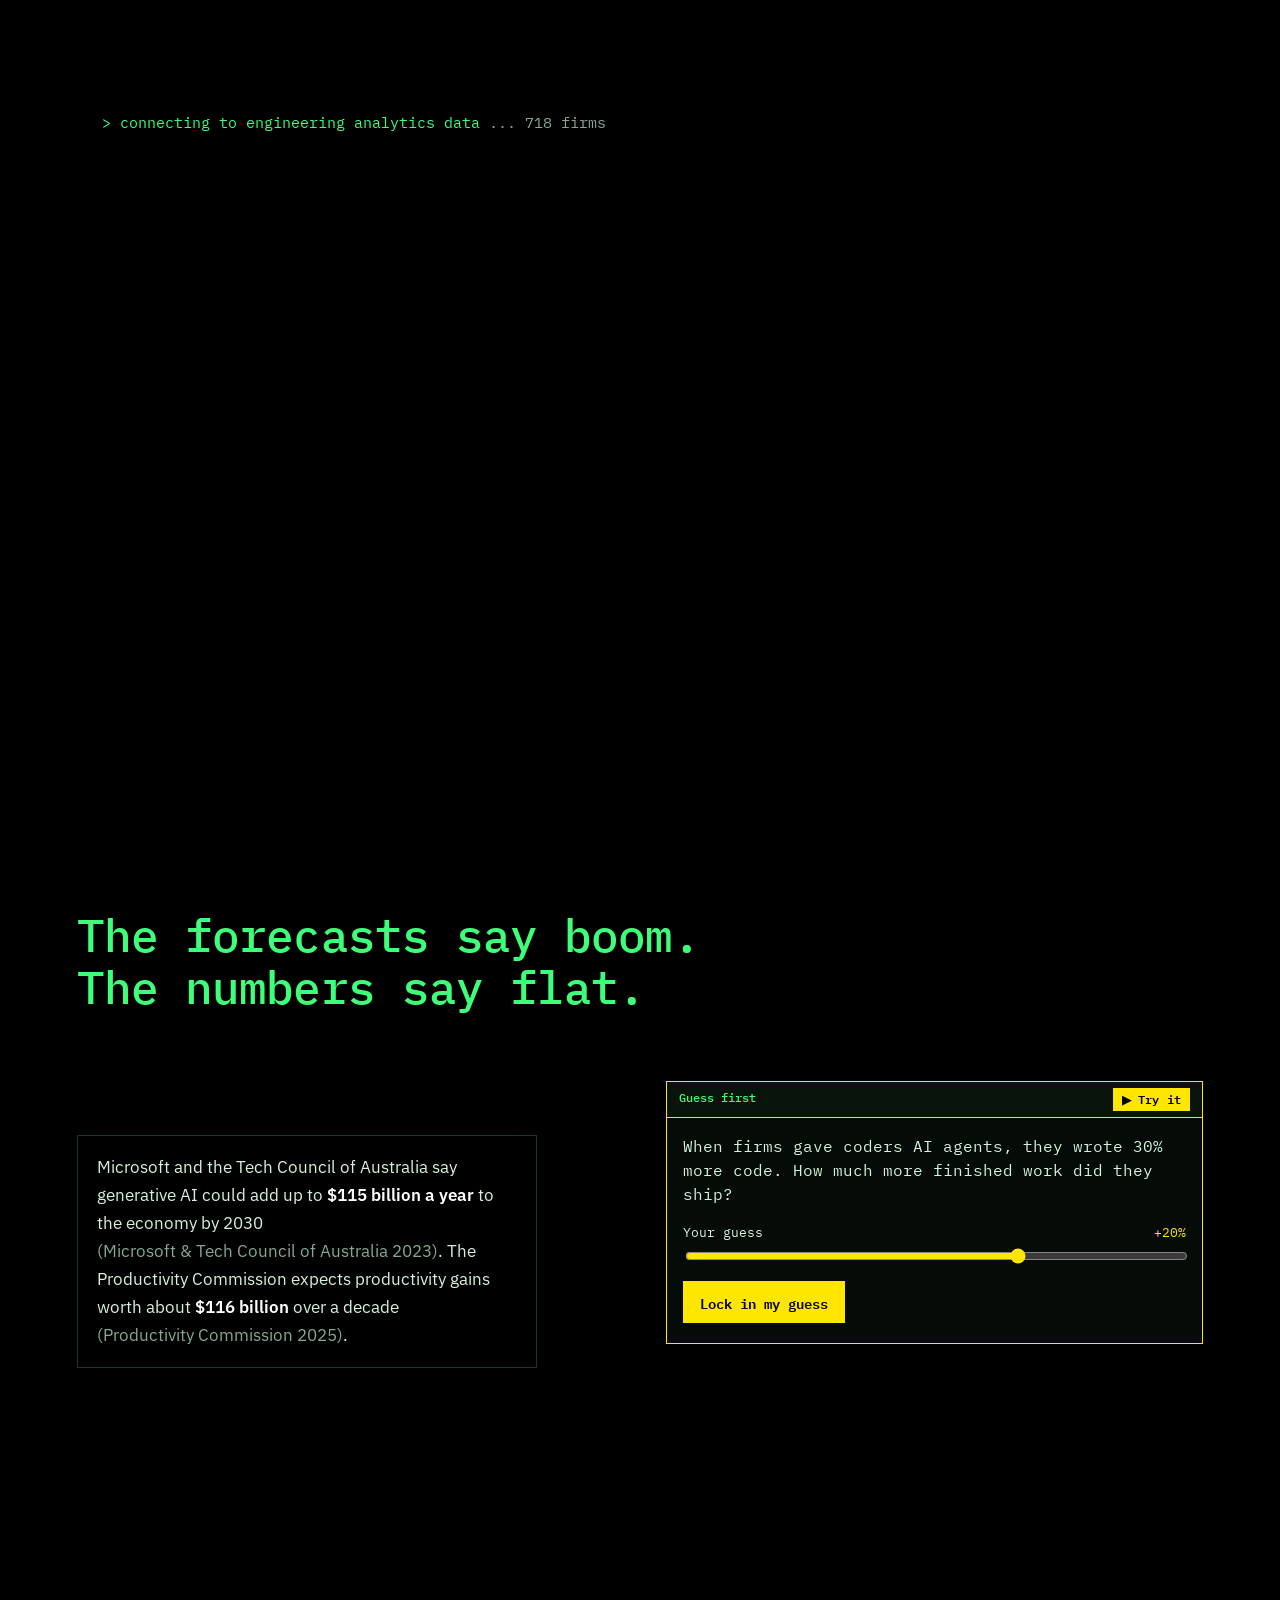
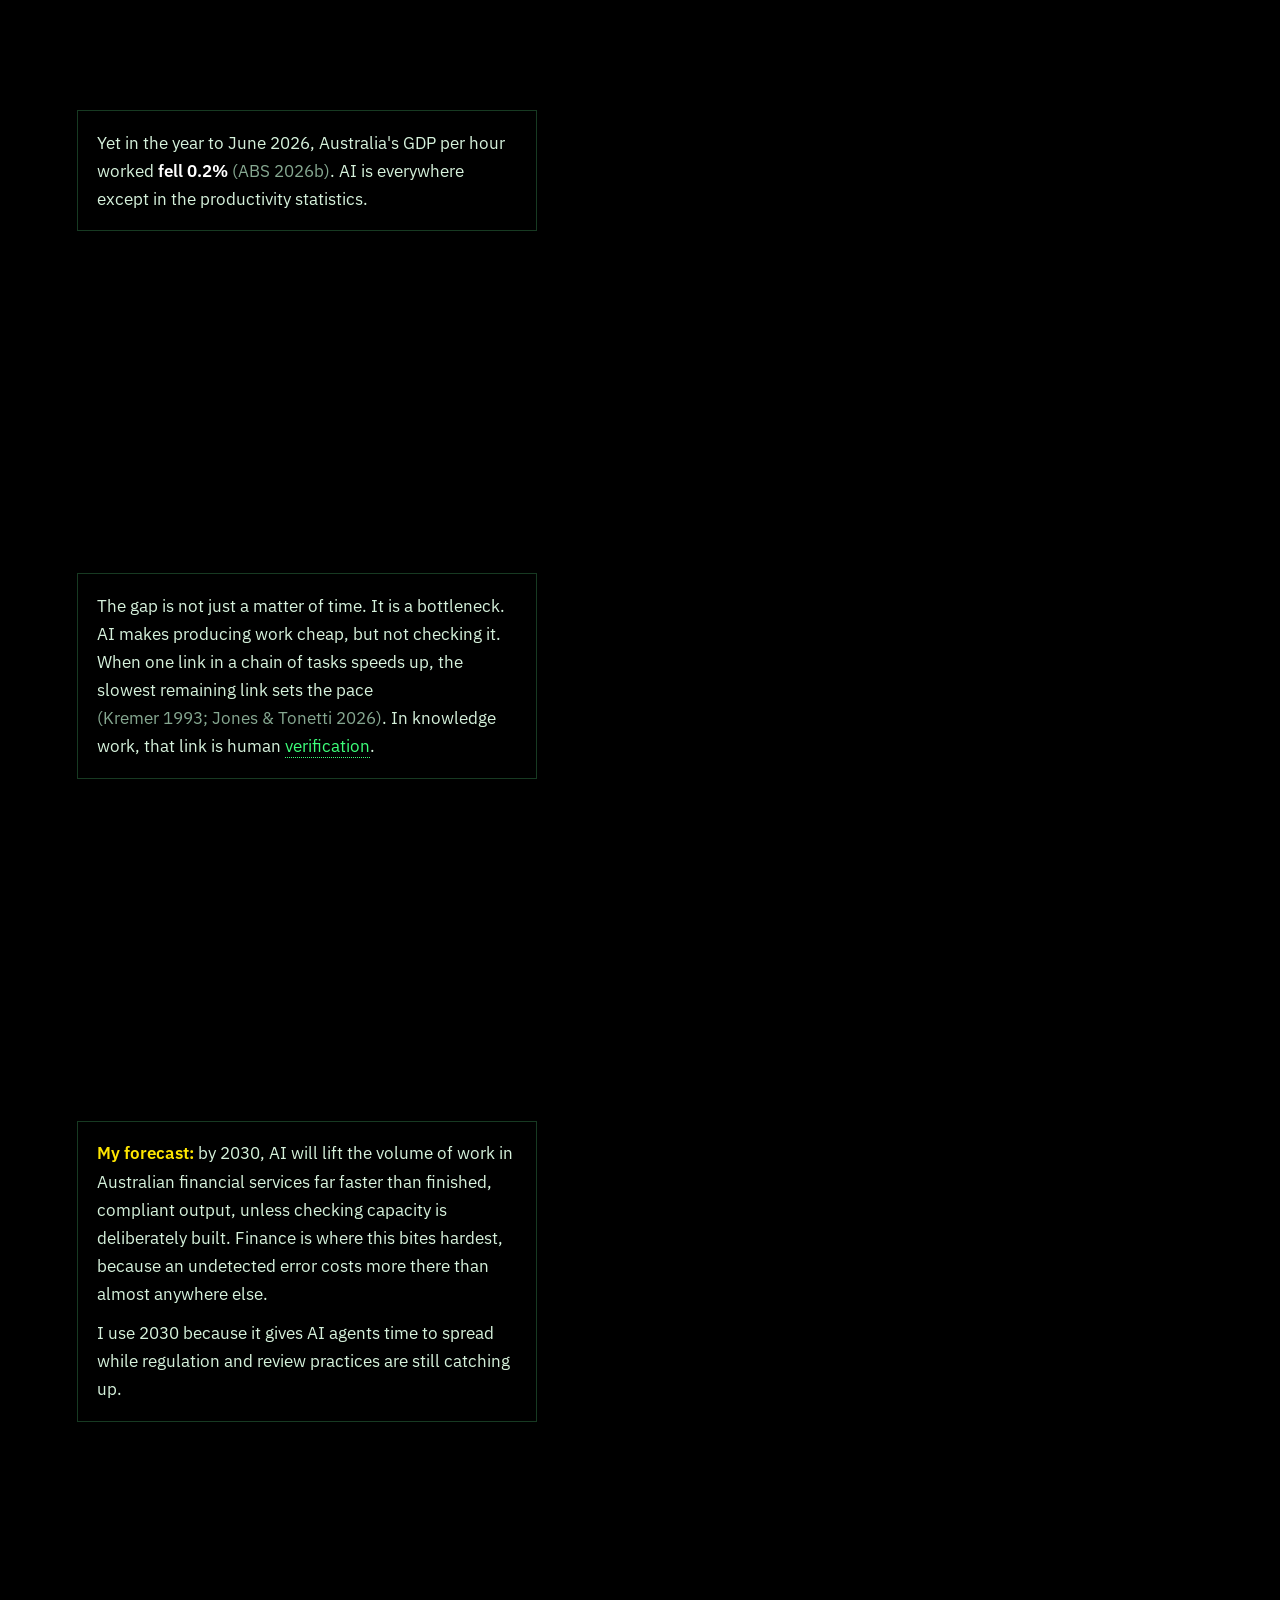
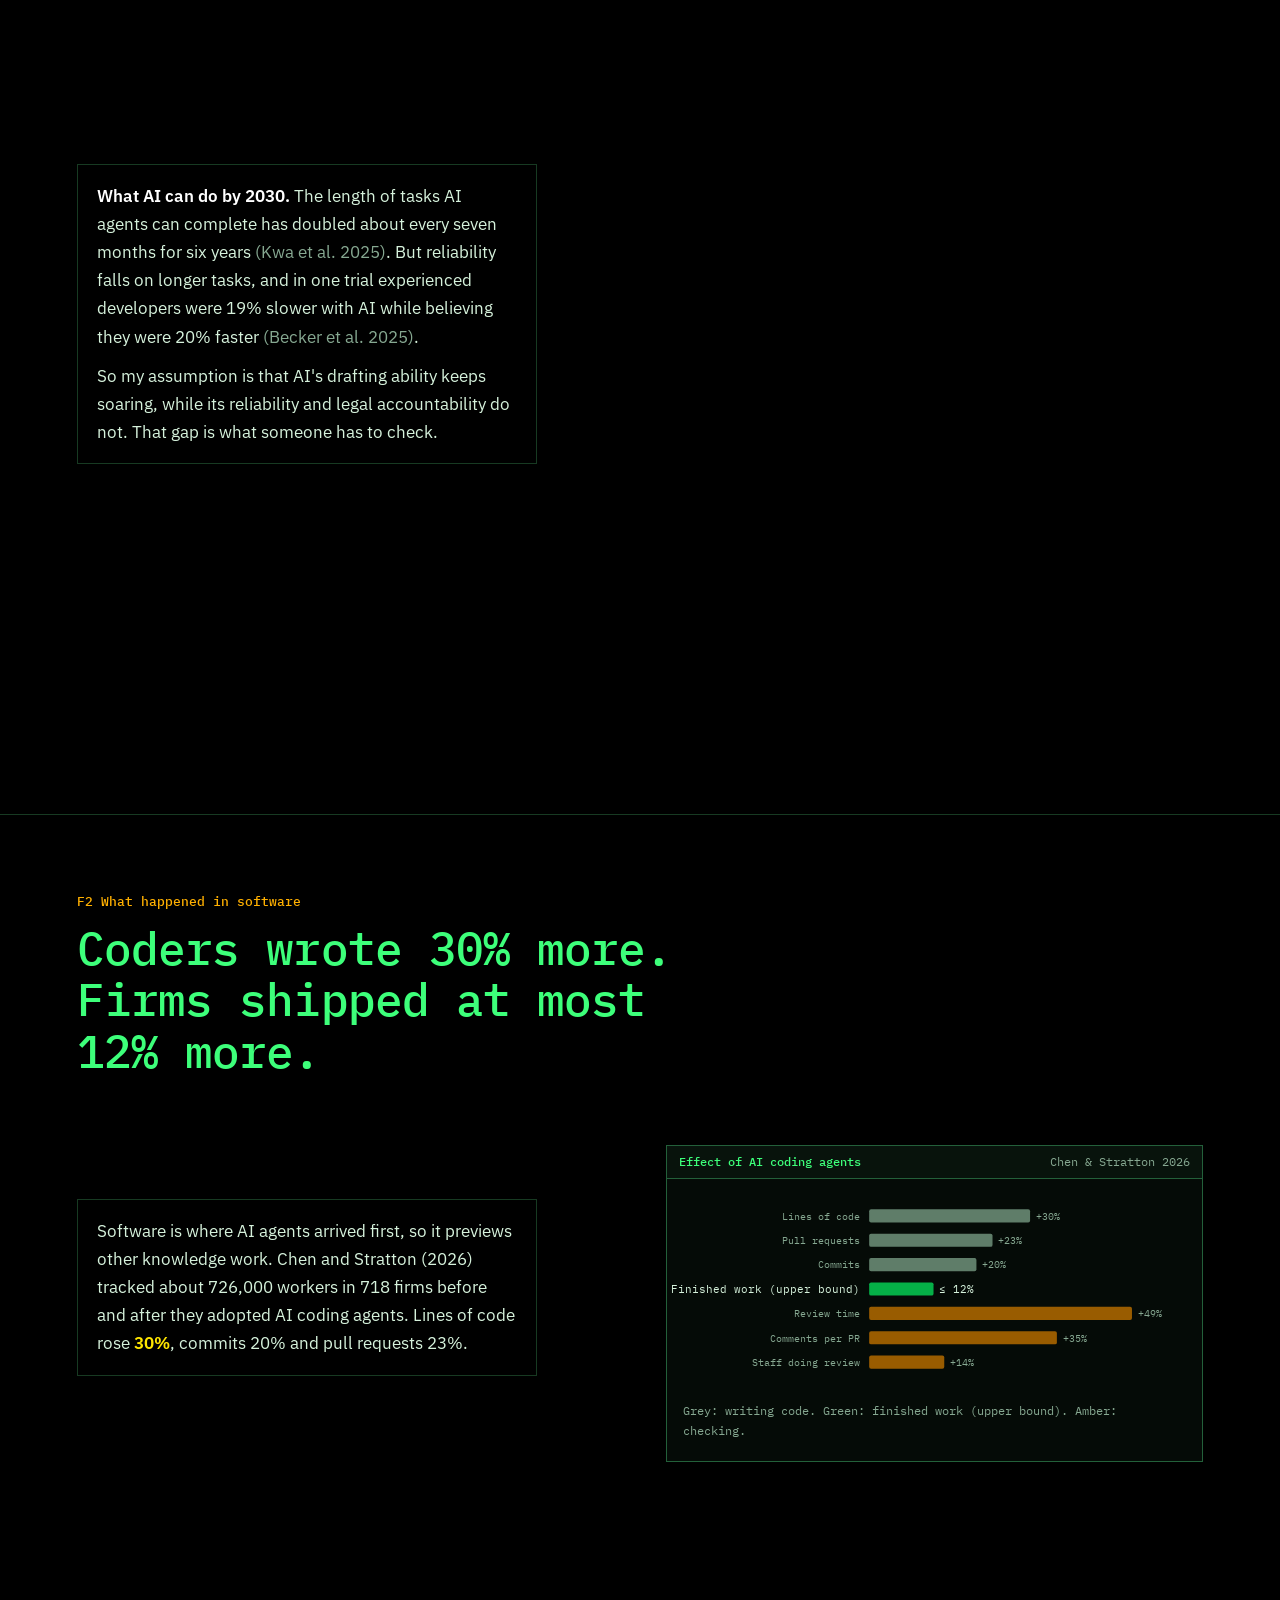
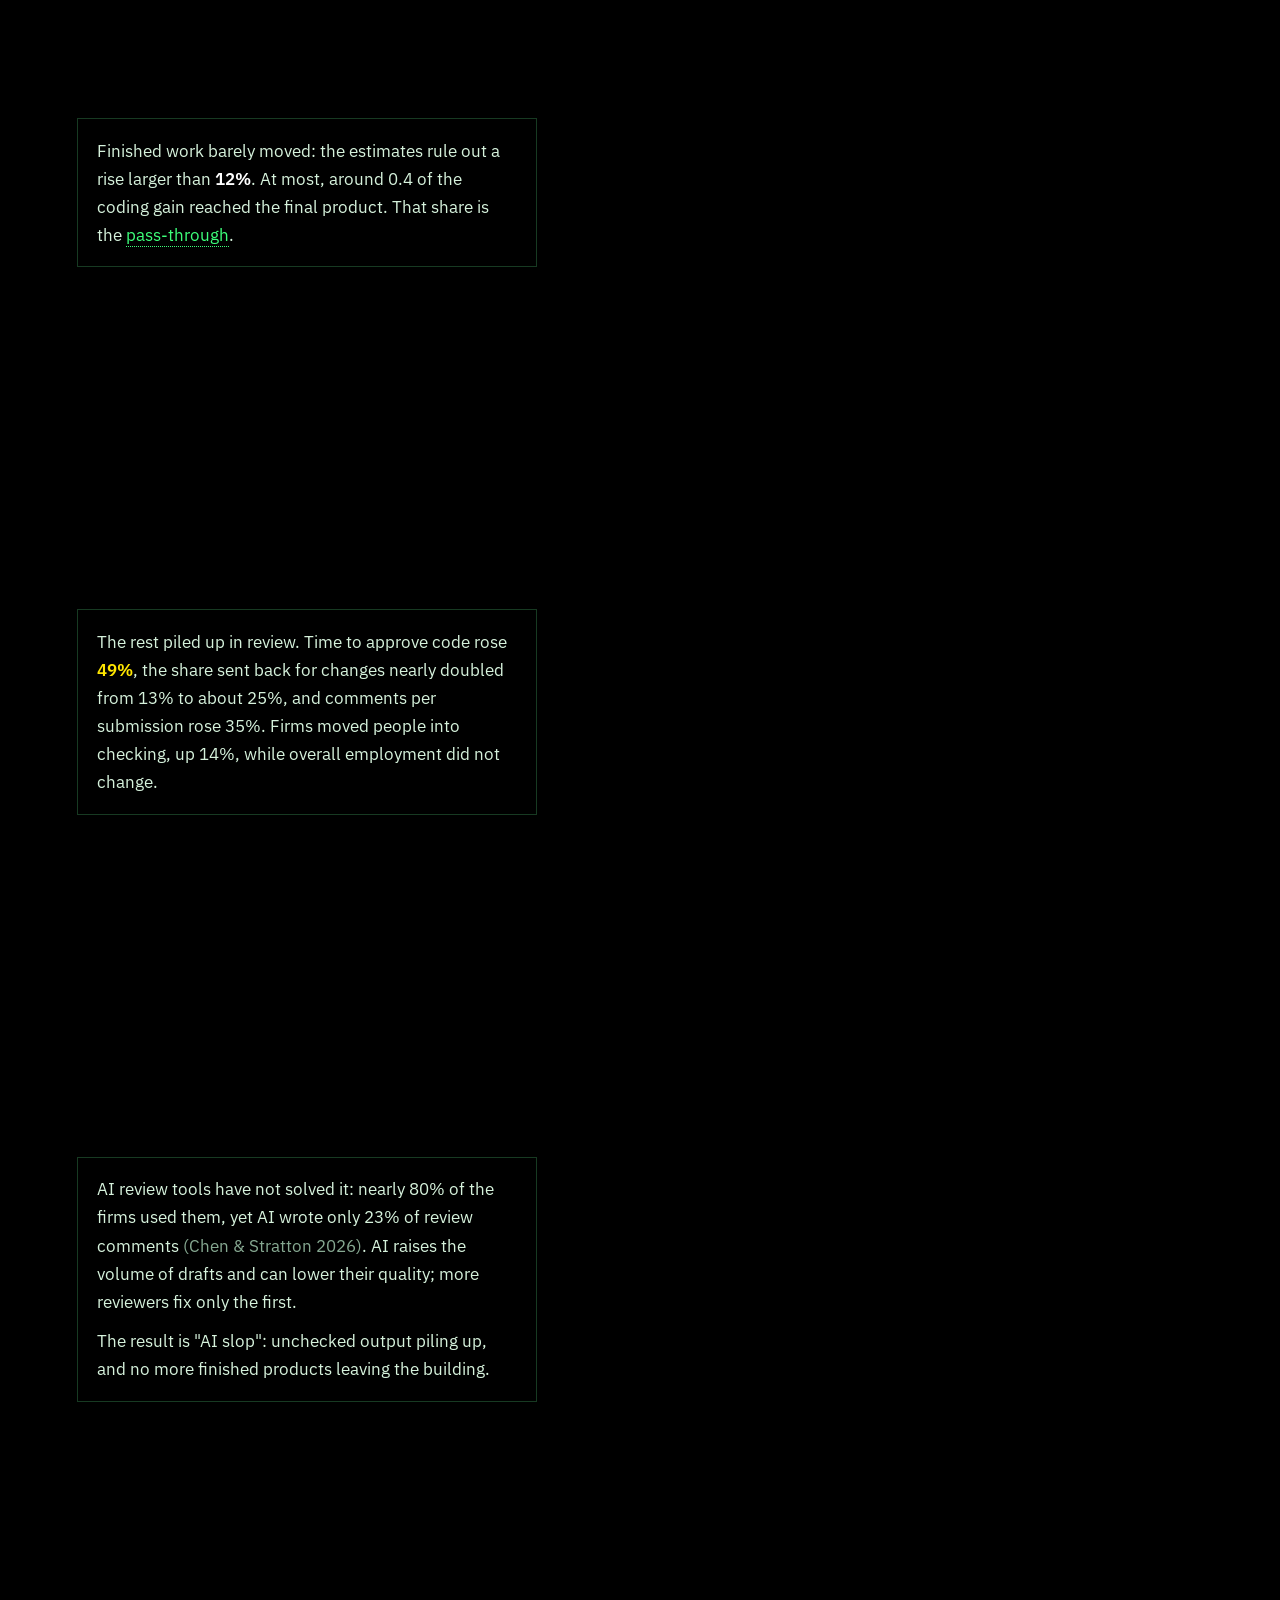
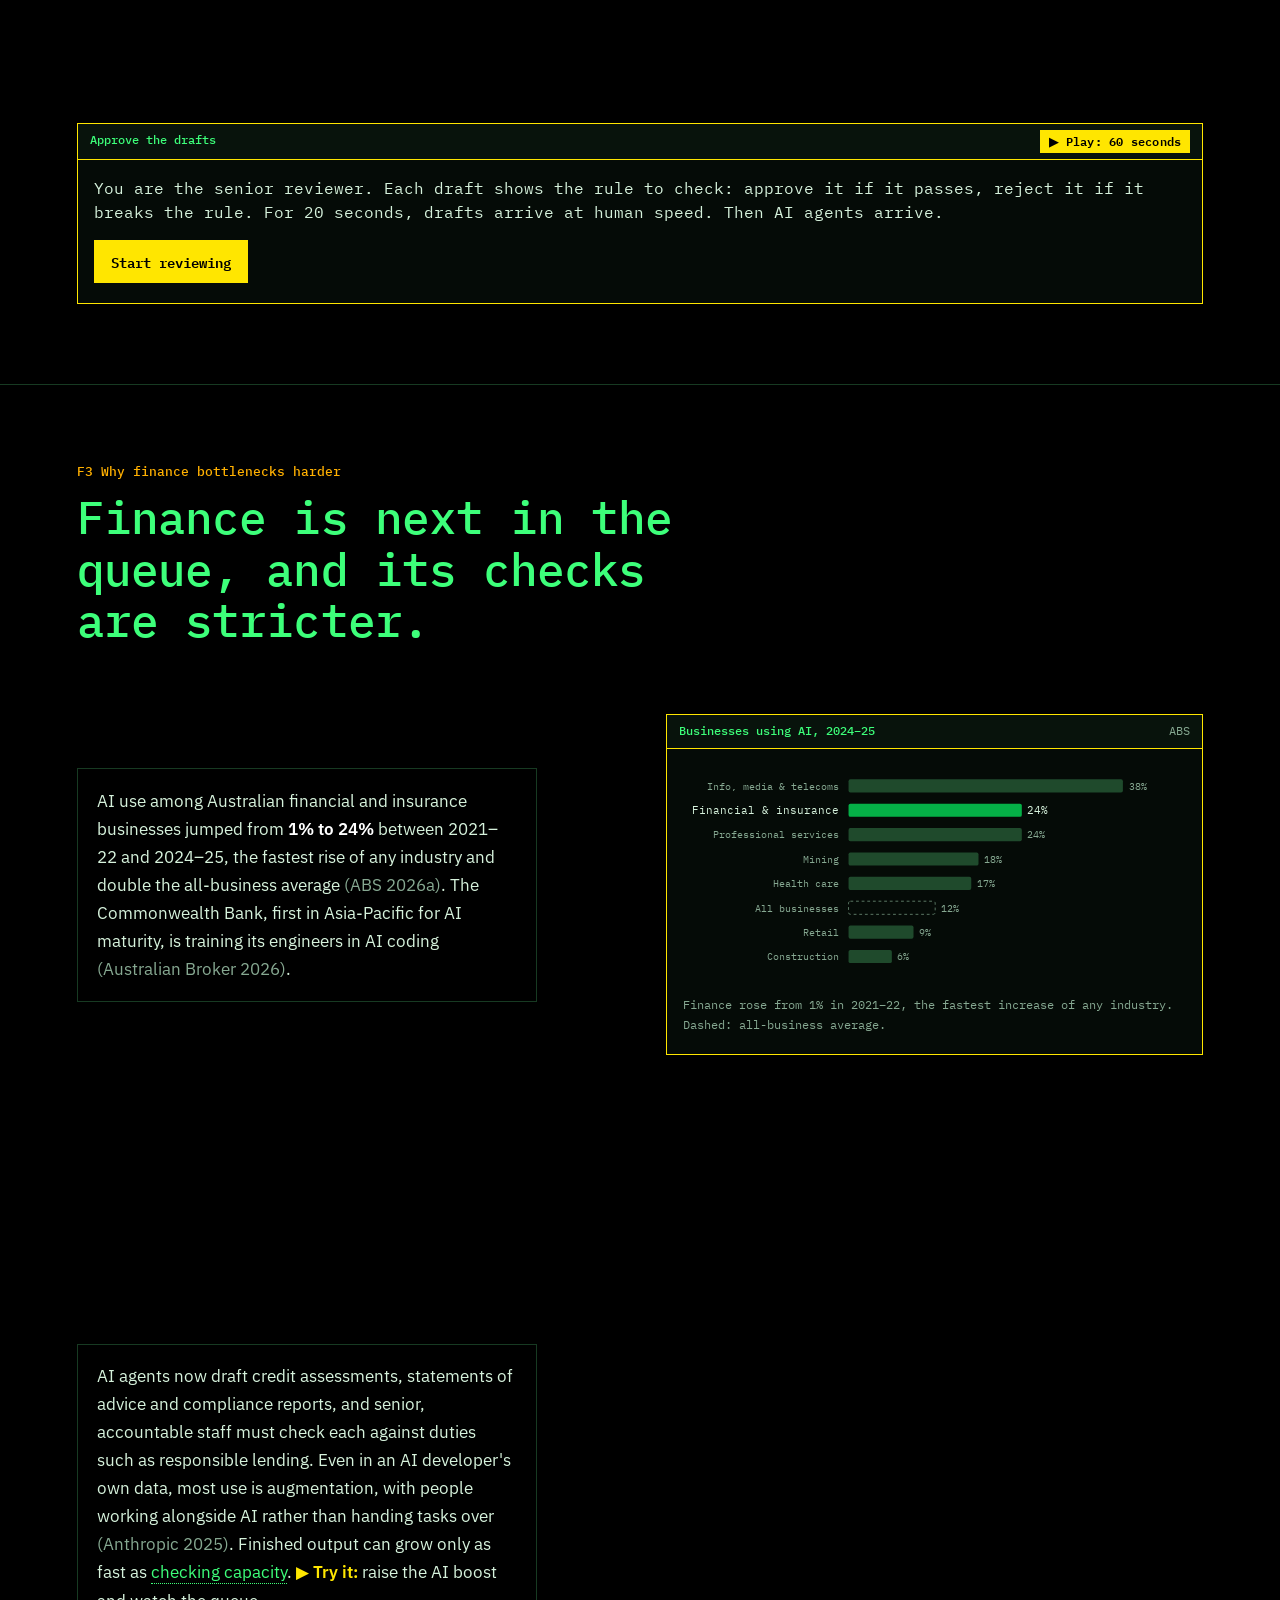
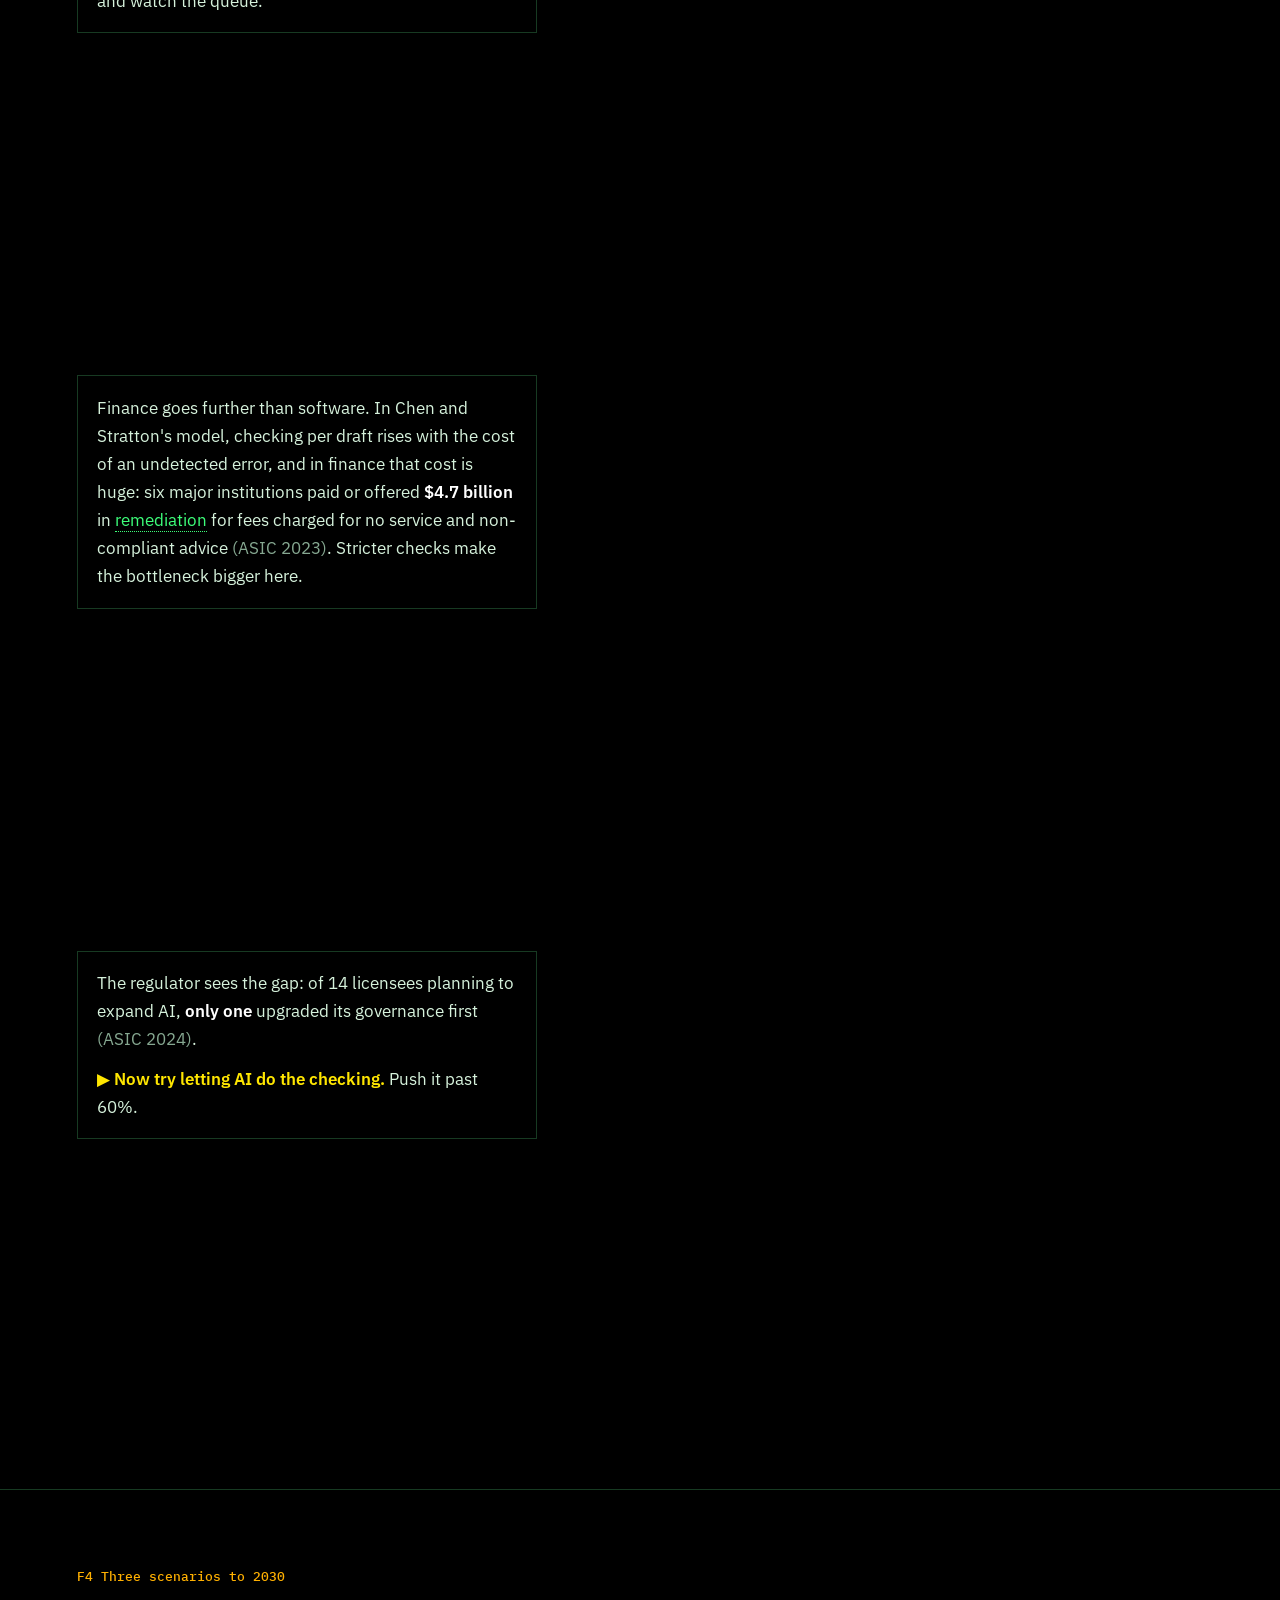
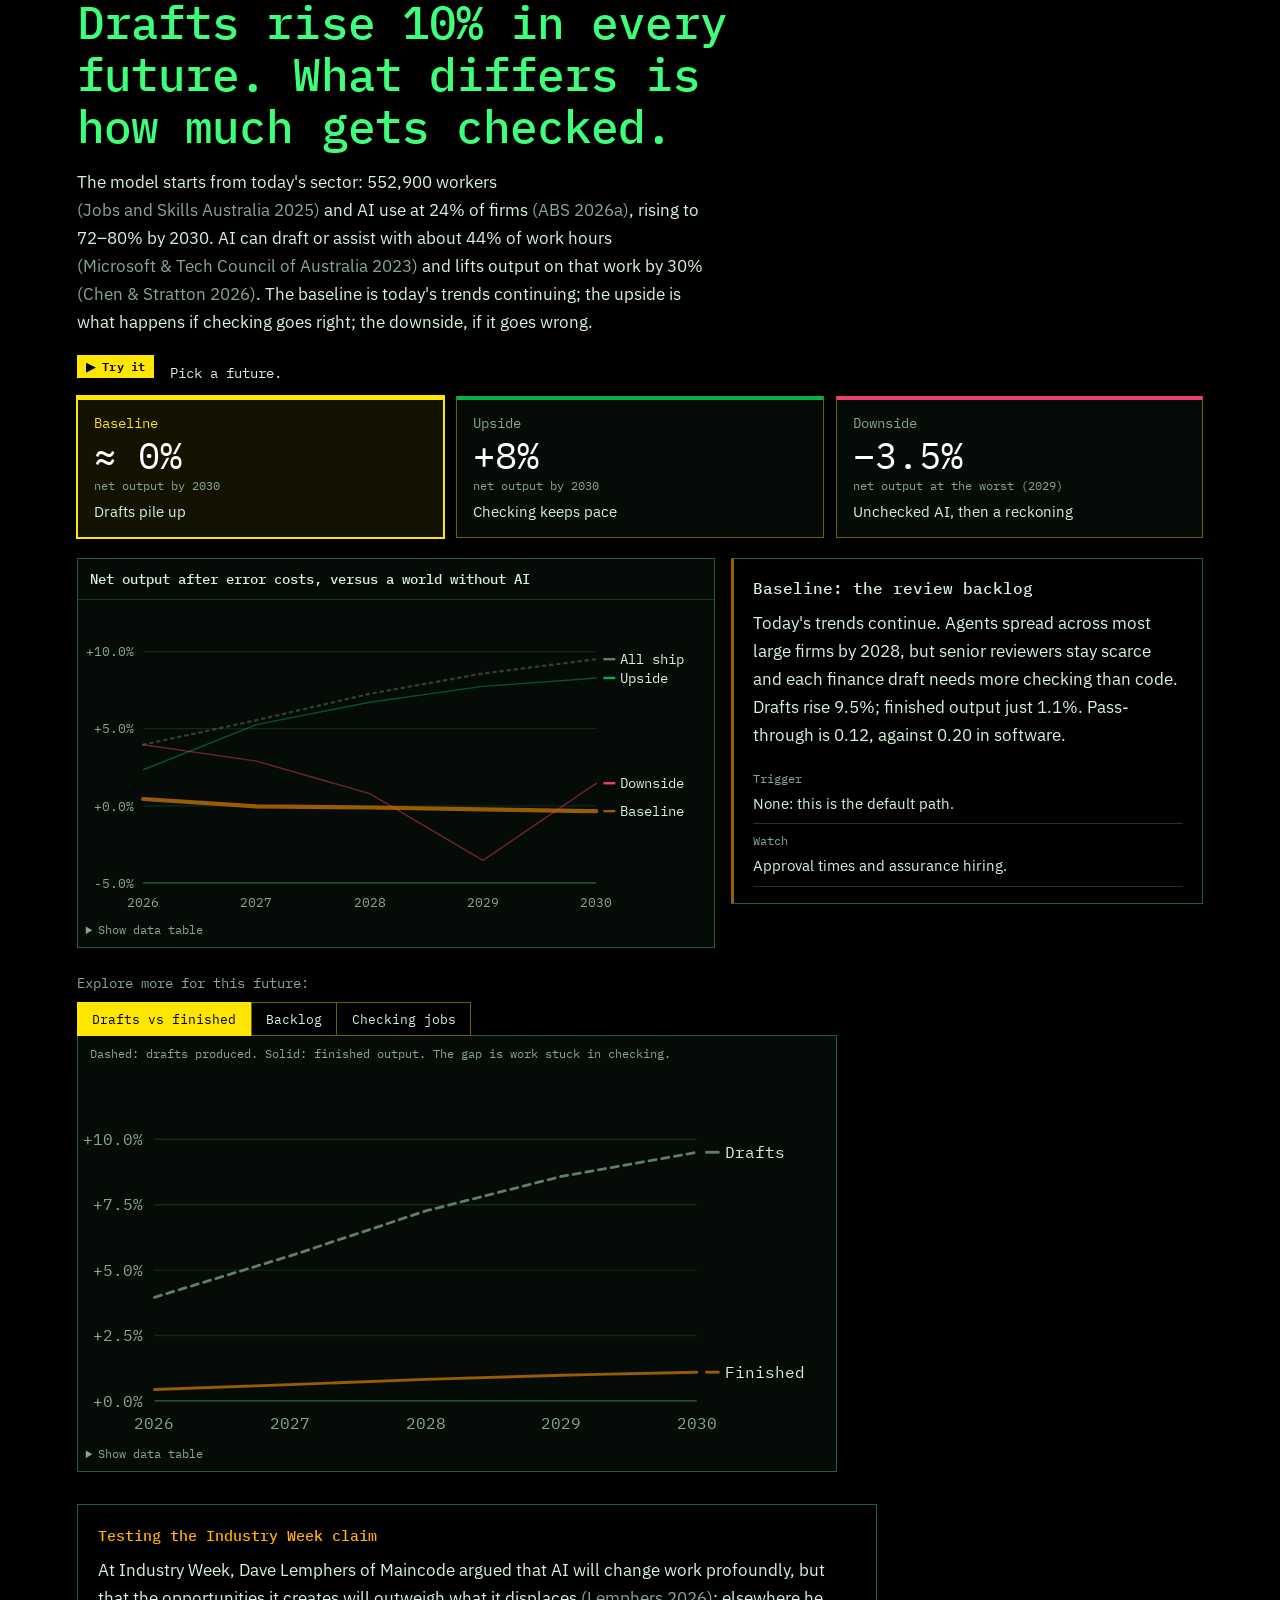
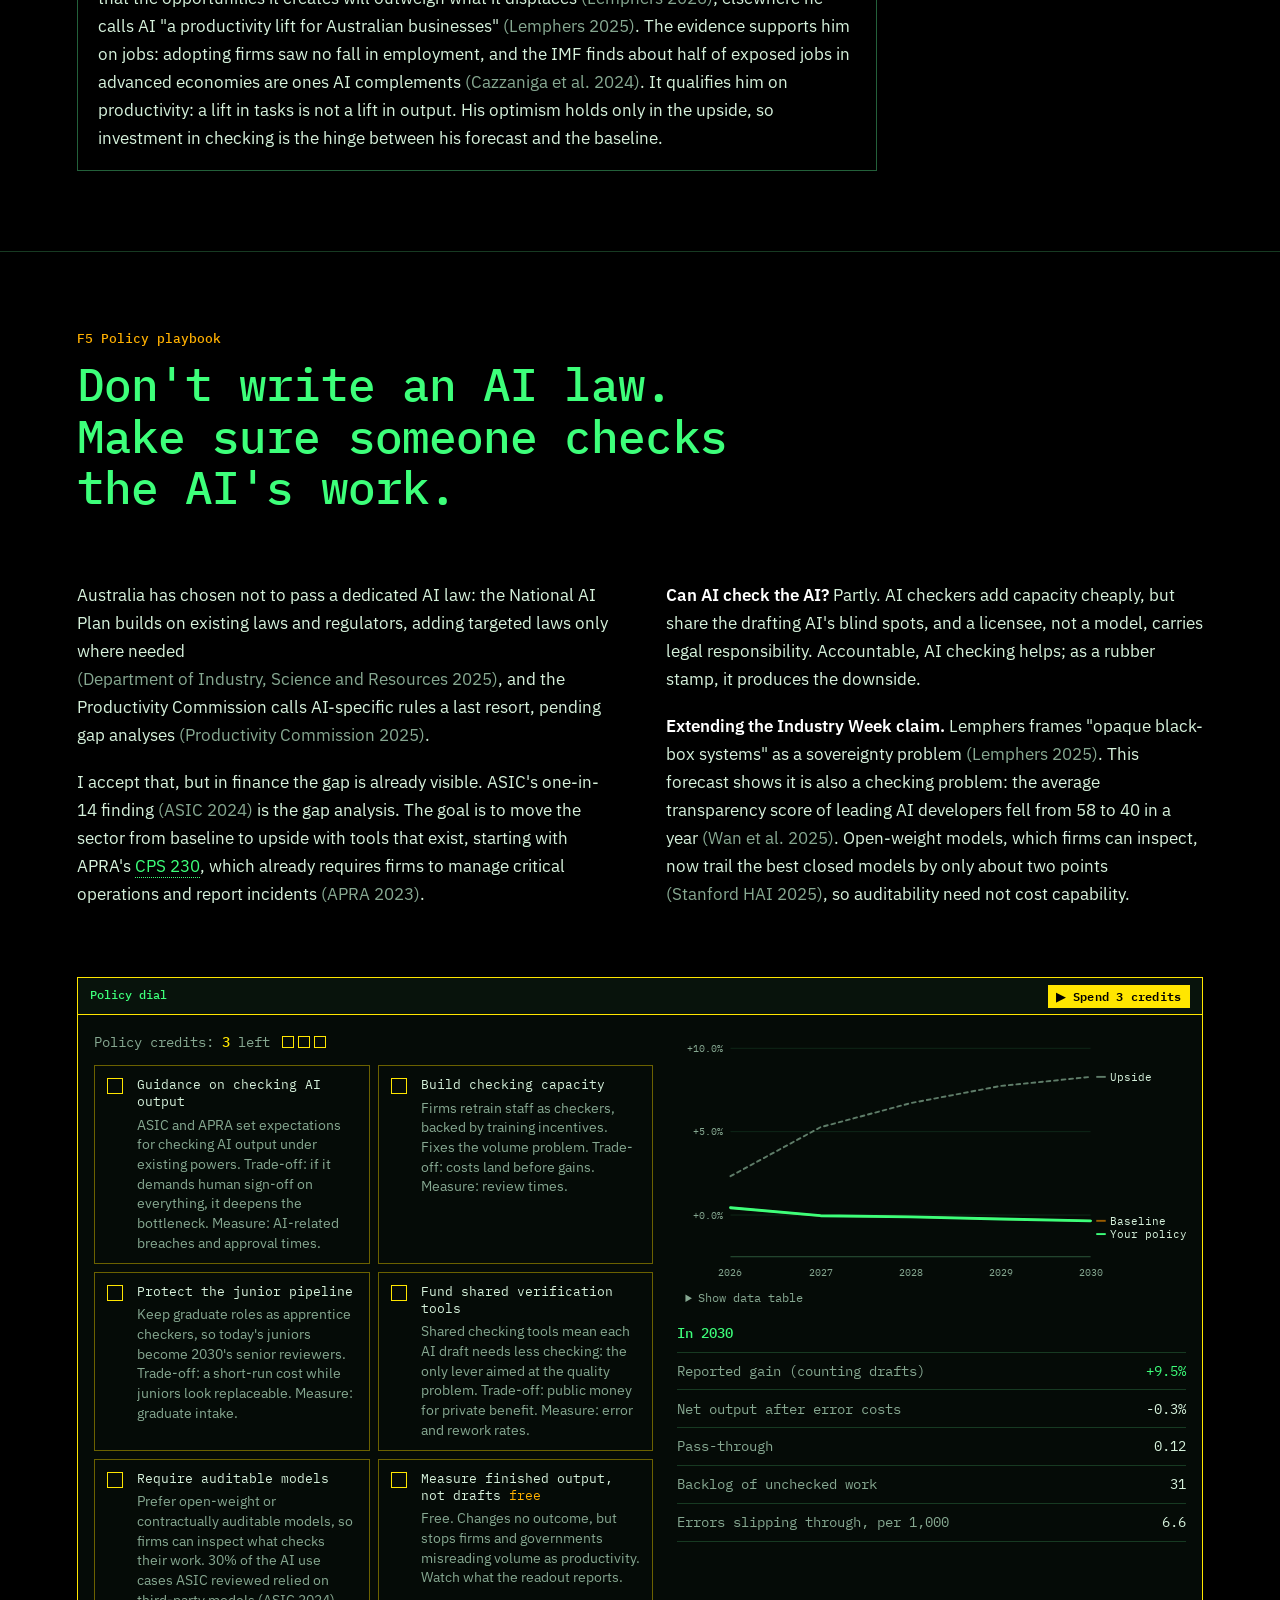
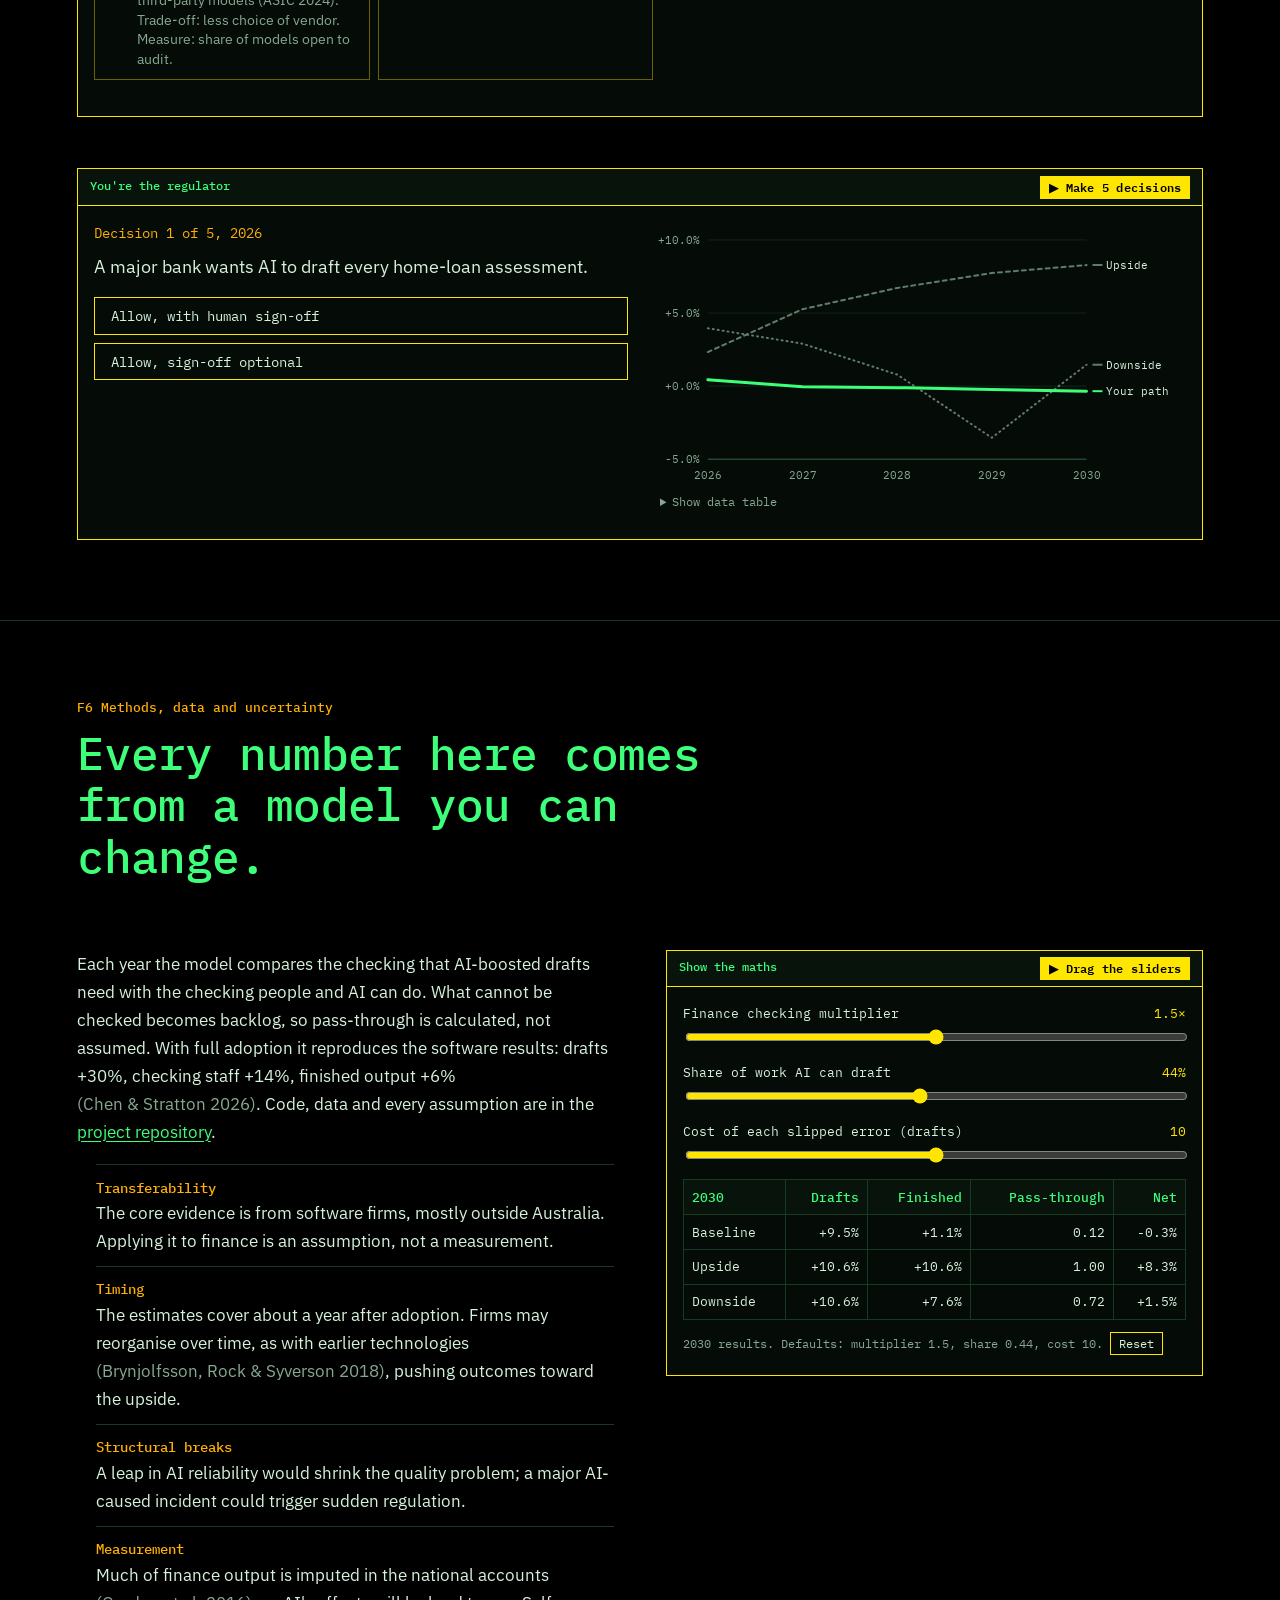
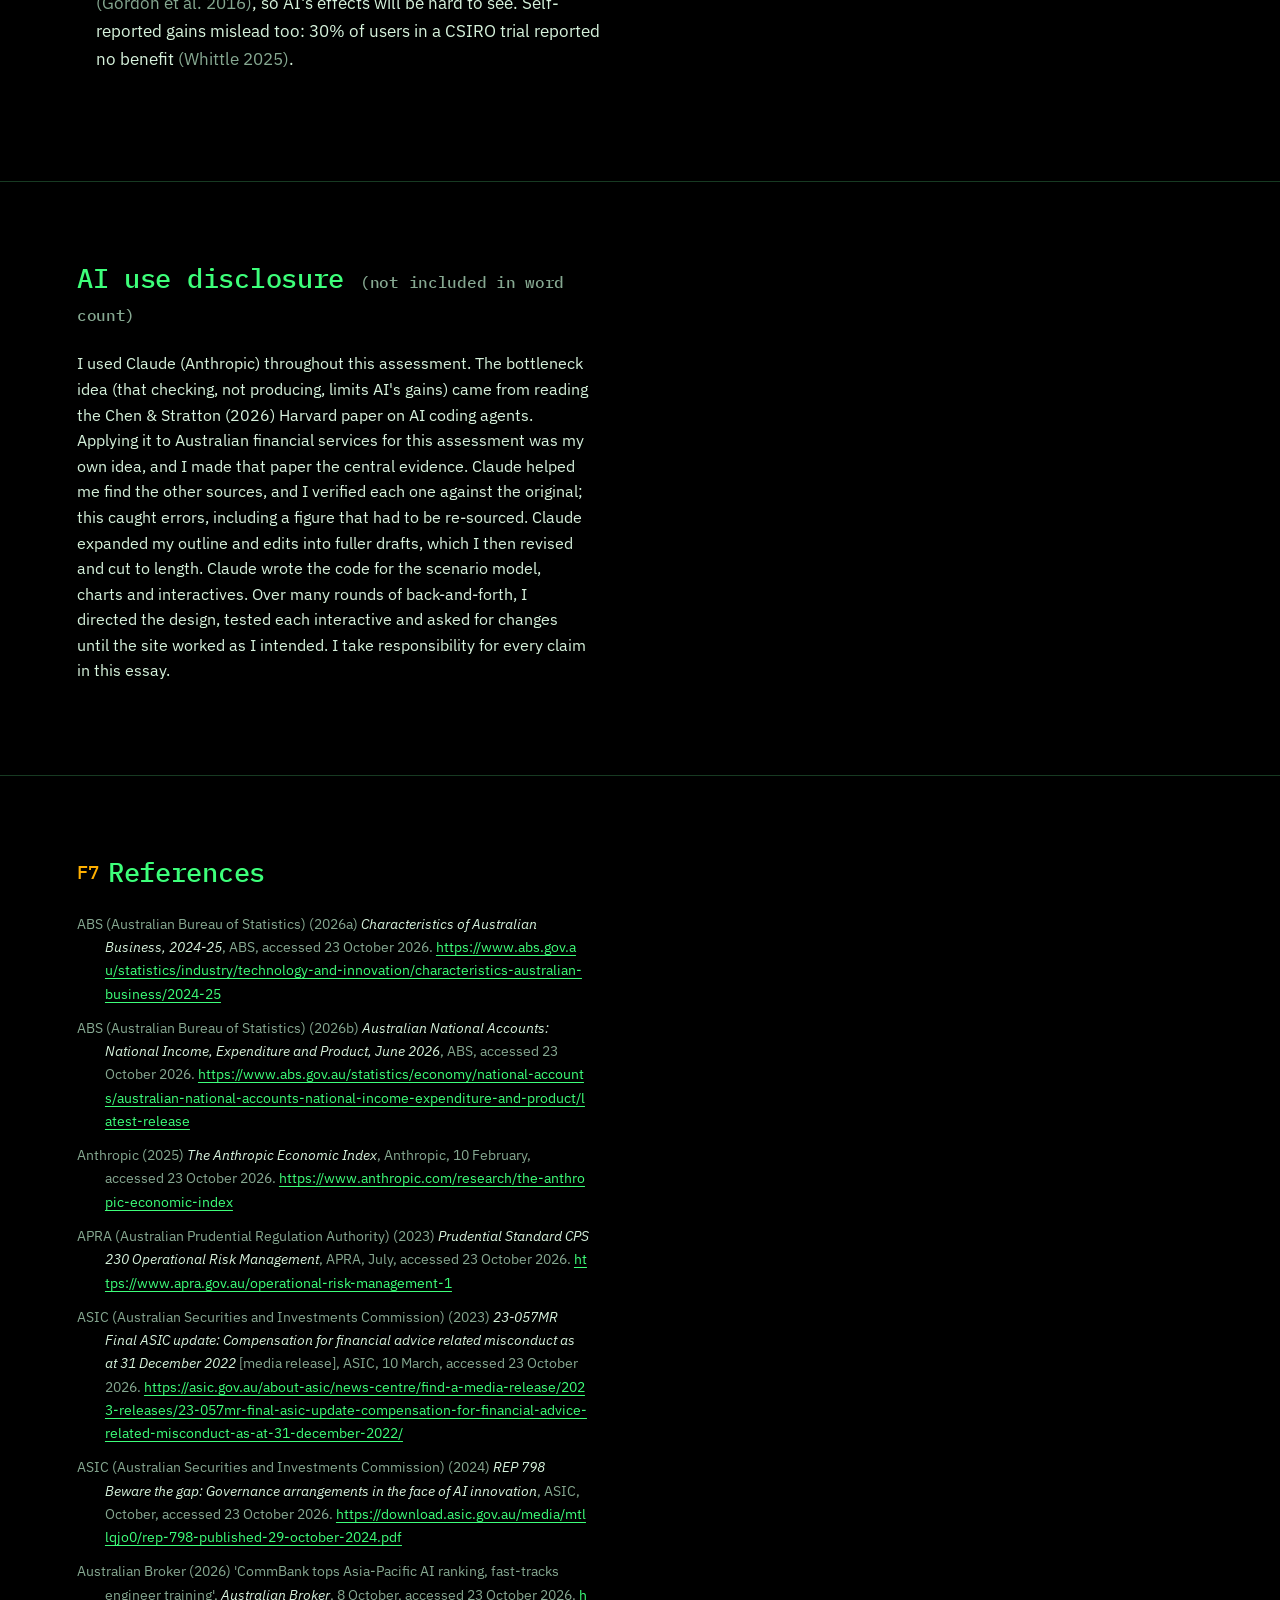
<file: index.html>
<!doctype html>
<html lang="en-AU"><head><meta charset="utf-8"><meta http-equiv="refresh" content="0; url=forecast.html"><title>Redirecting to the forecast</title></head>
<body style="background:#000;color:#d6f2dc;font-family:monospace"><p><a href="forecast.html" style="color:#3dff7a">Open the forecast</a></p></body></html>
</file>
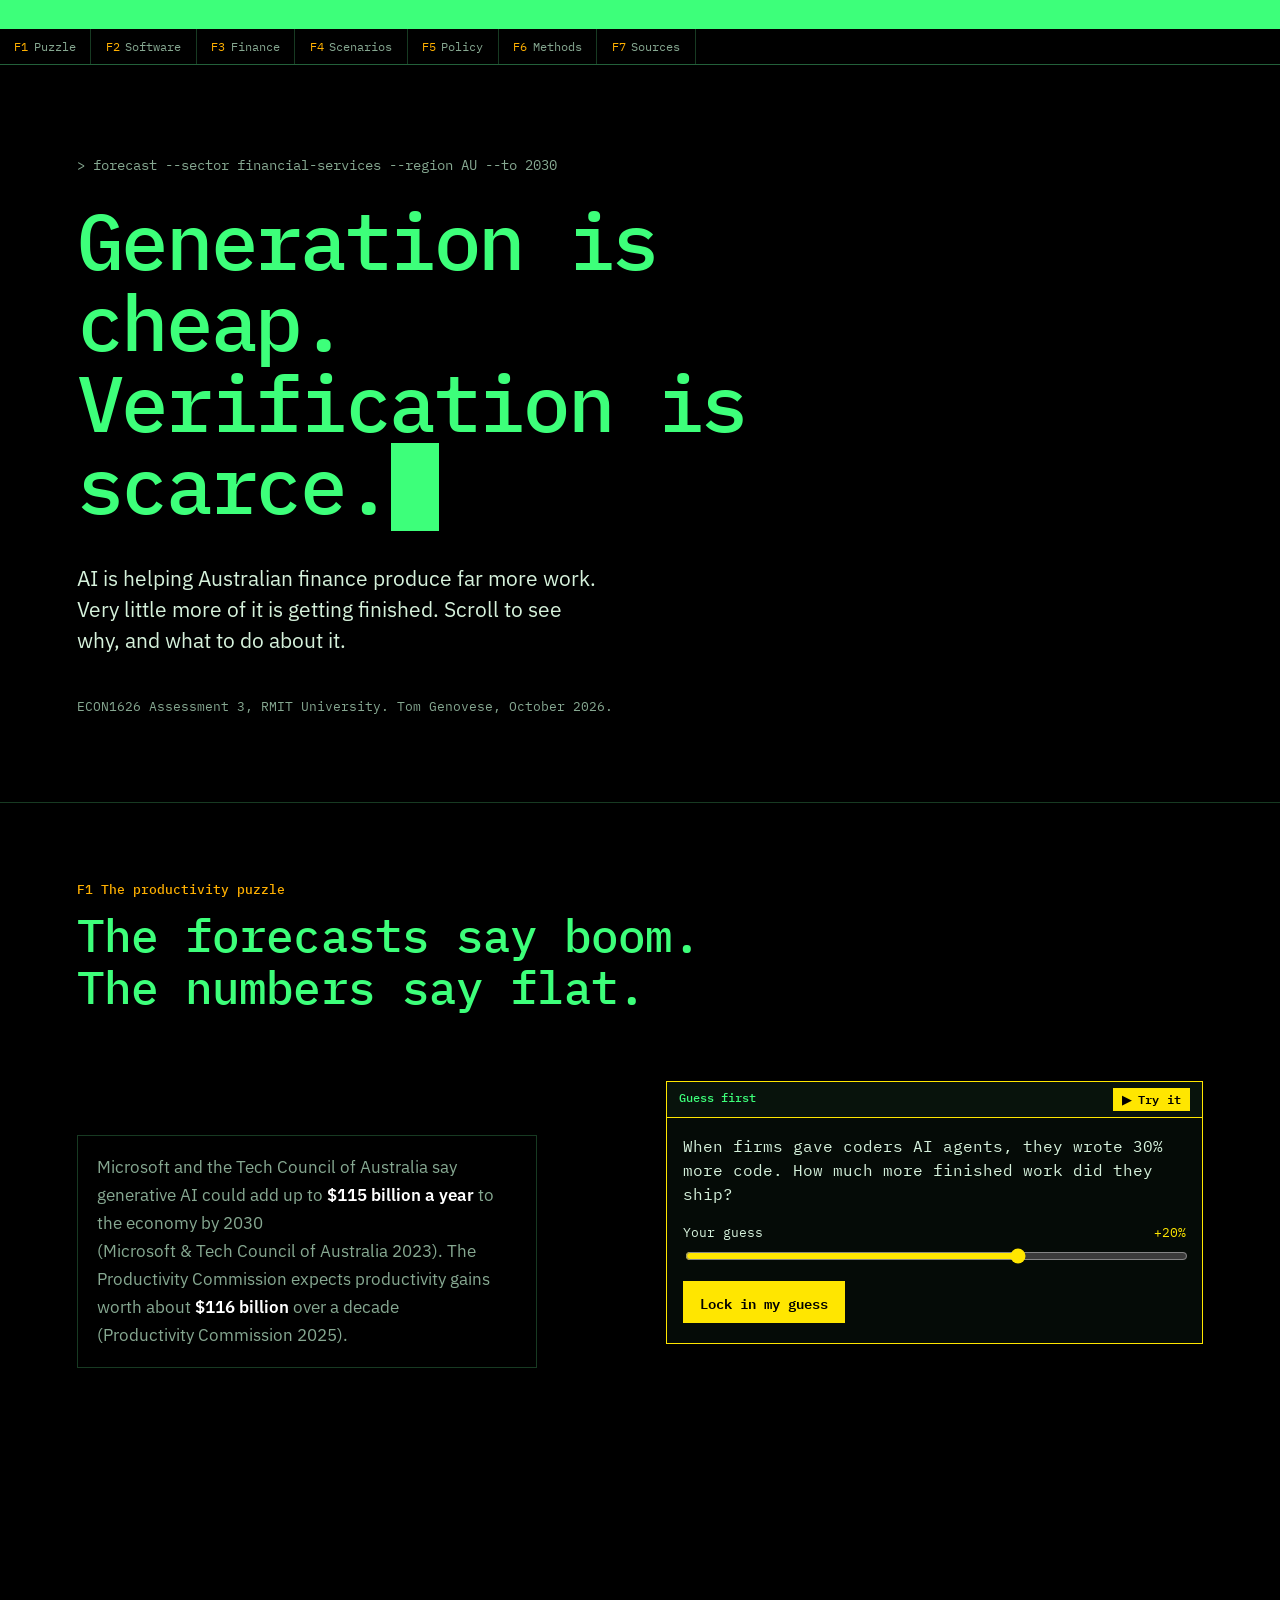
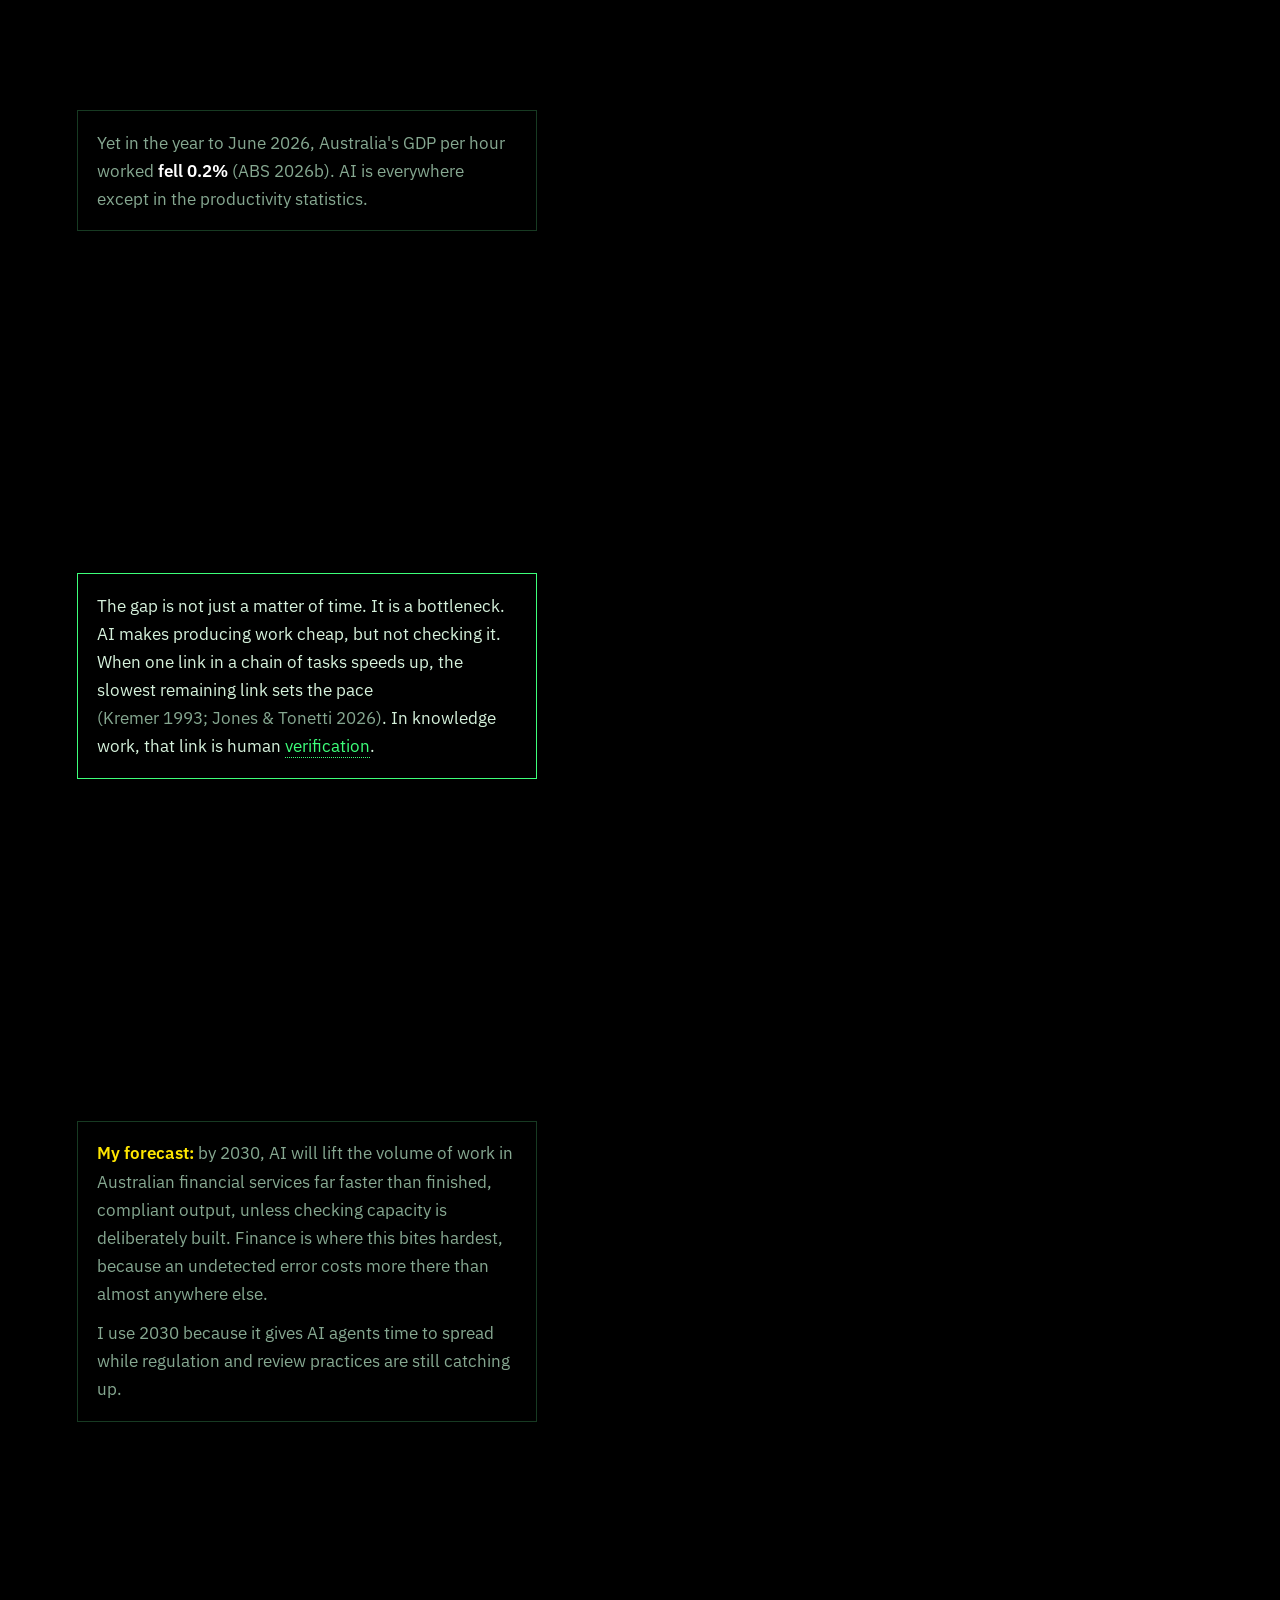
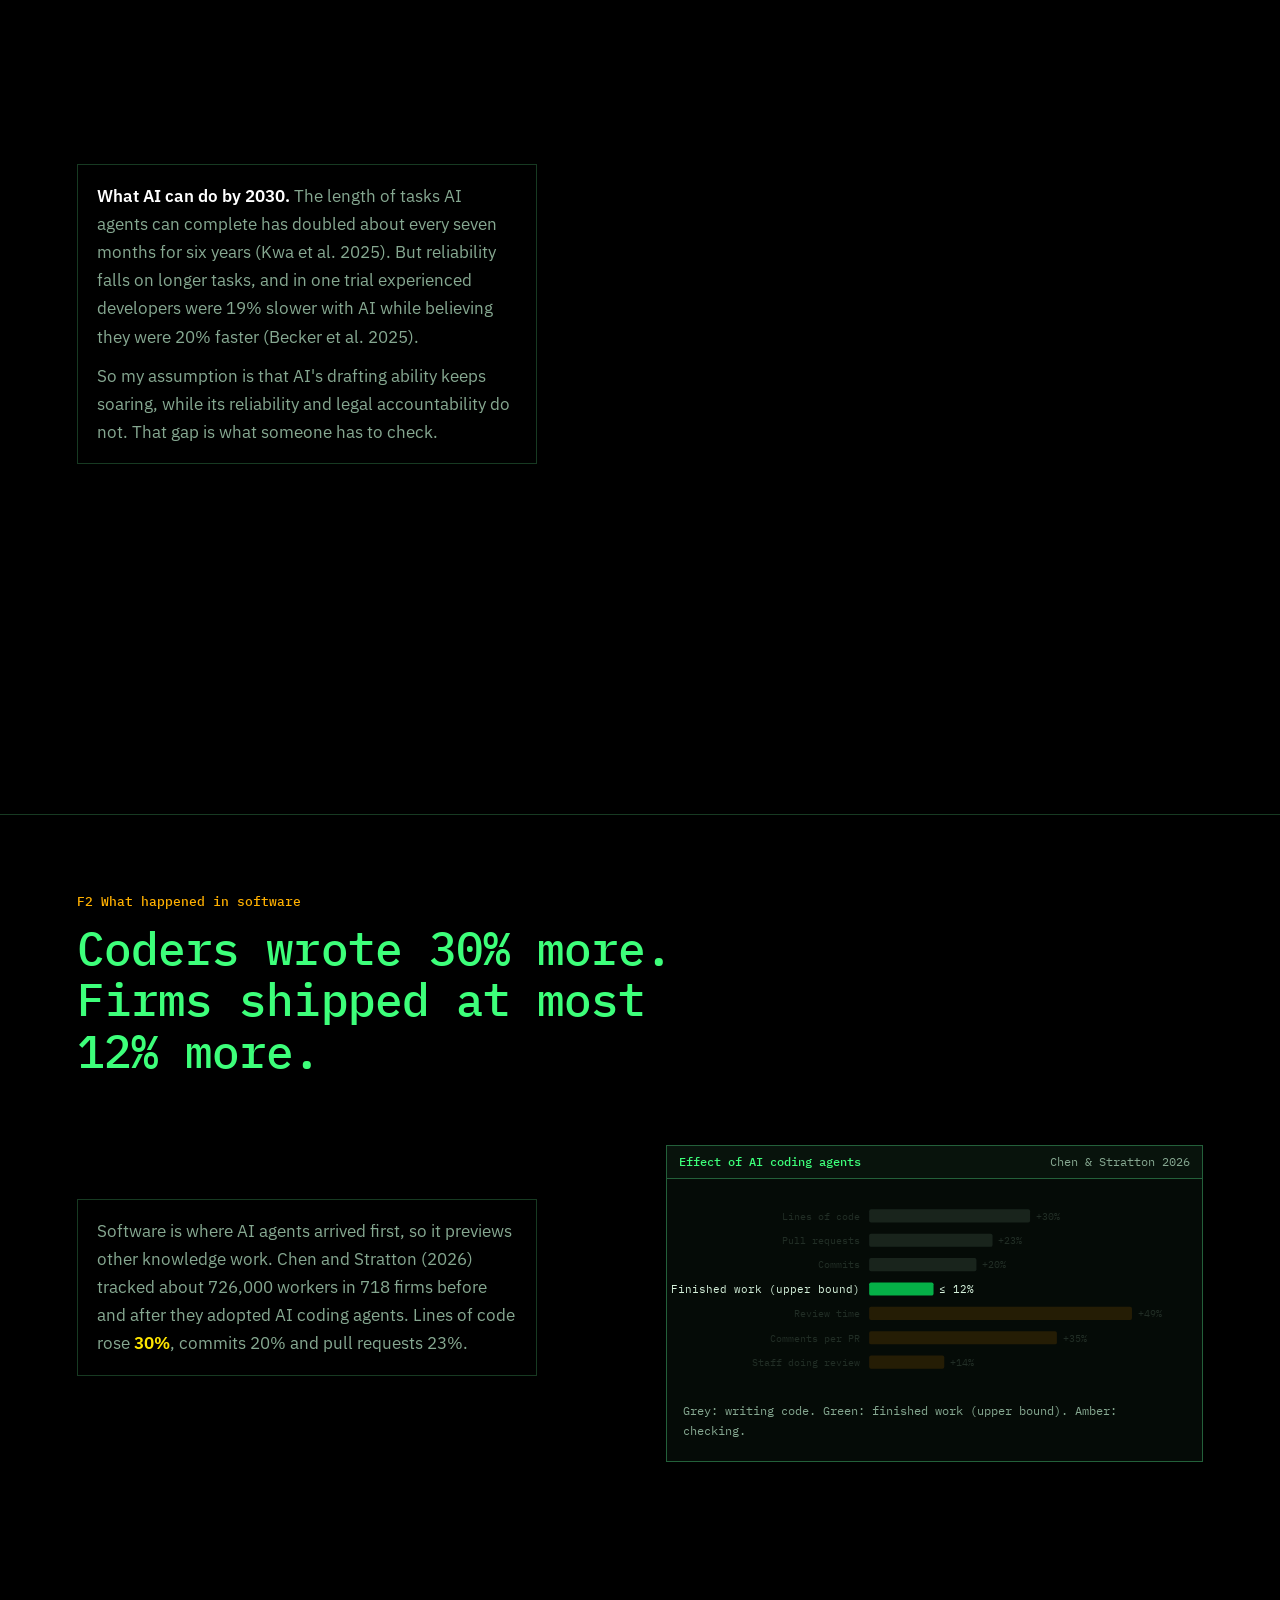
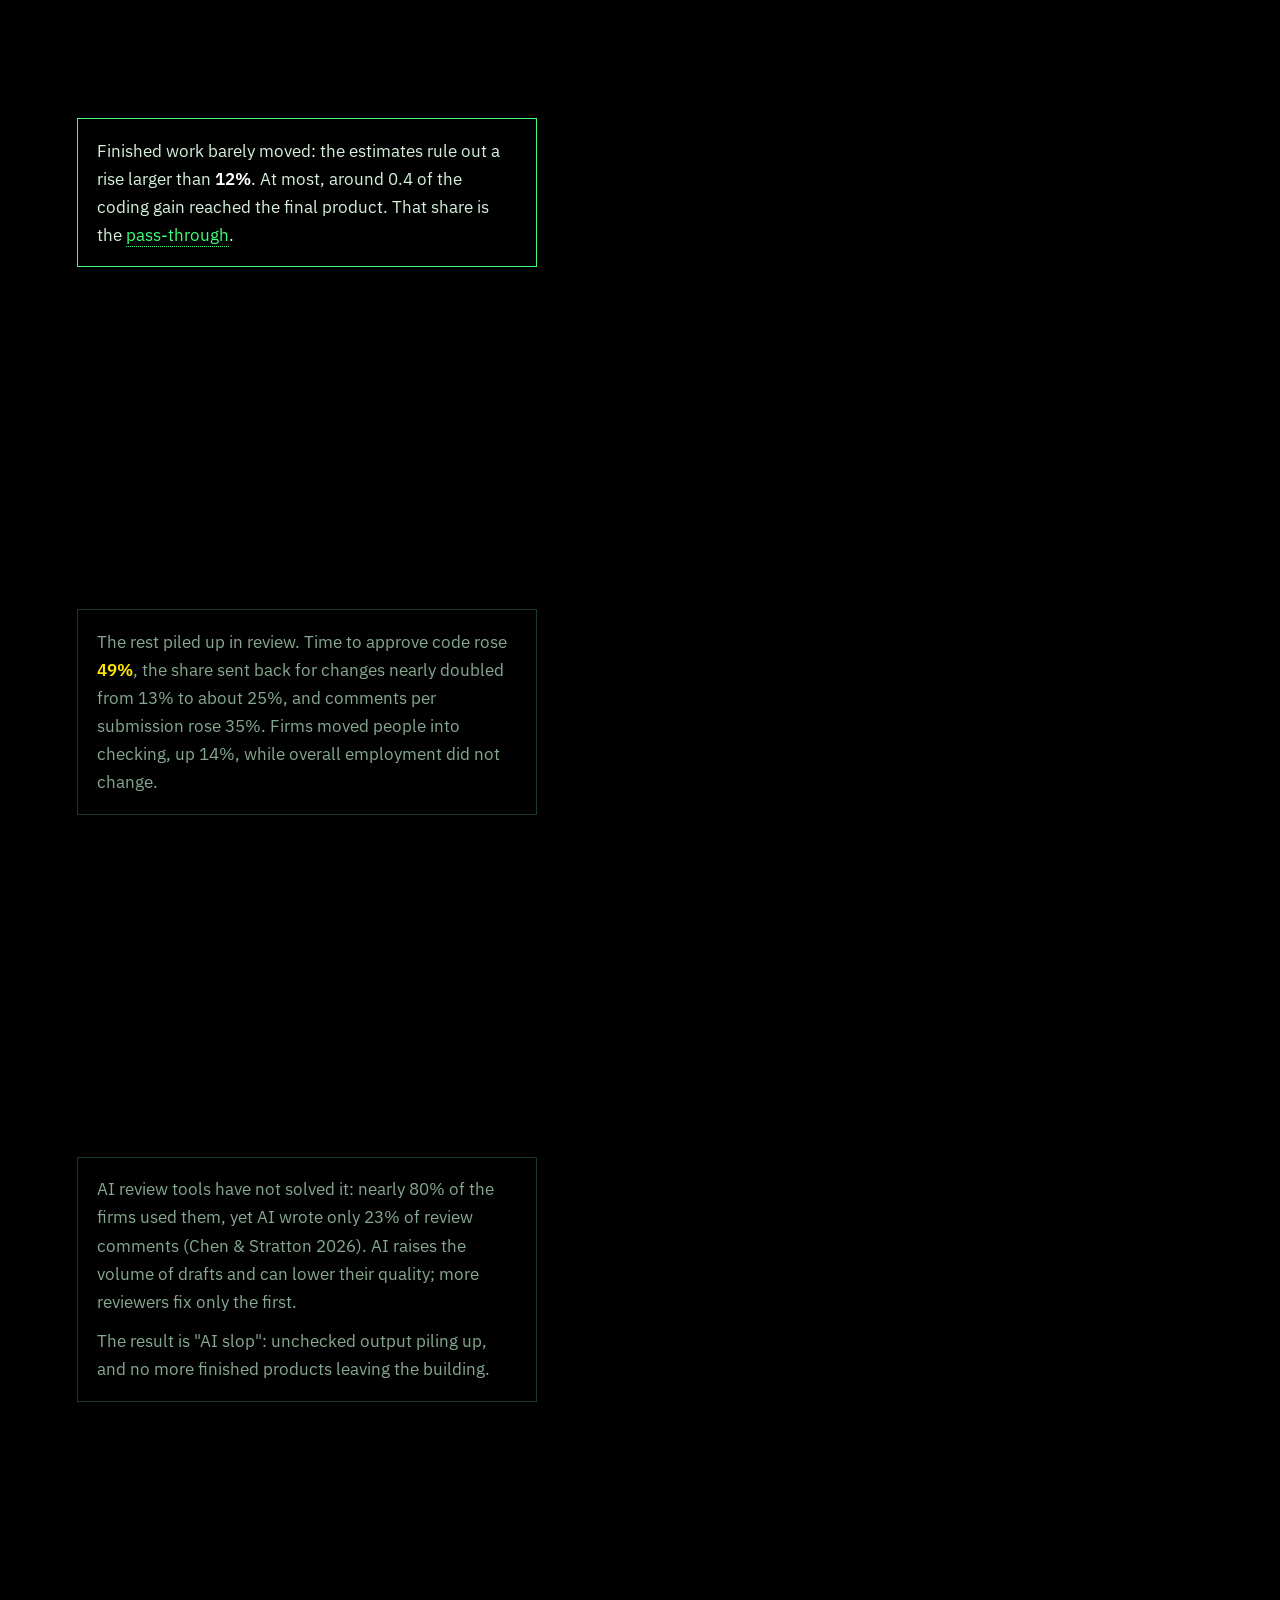
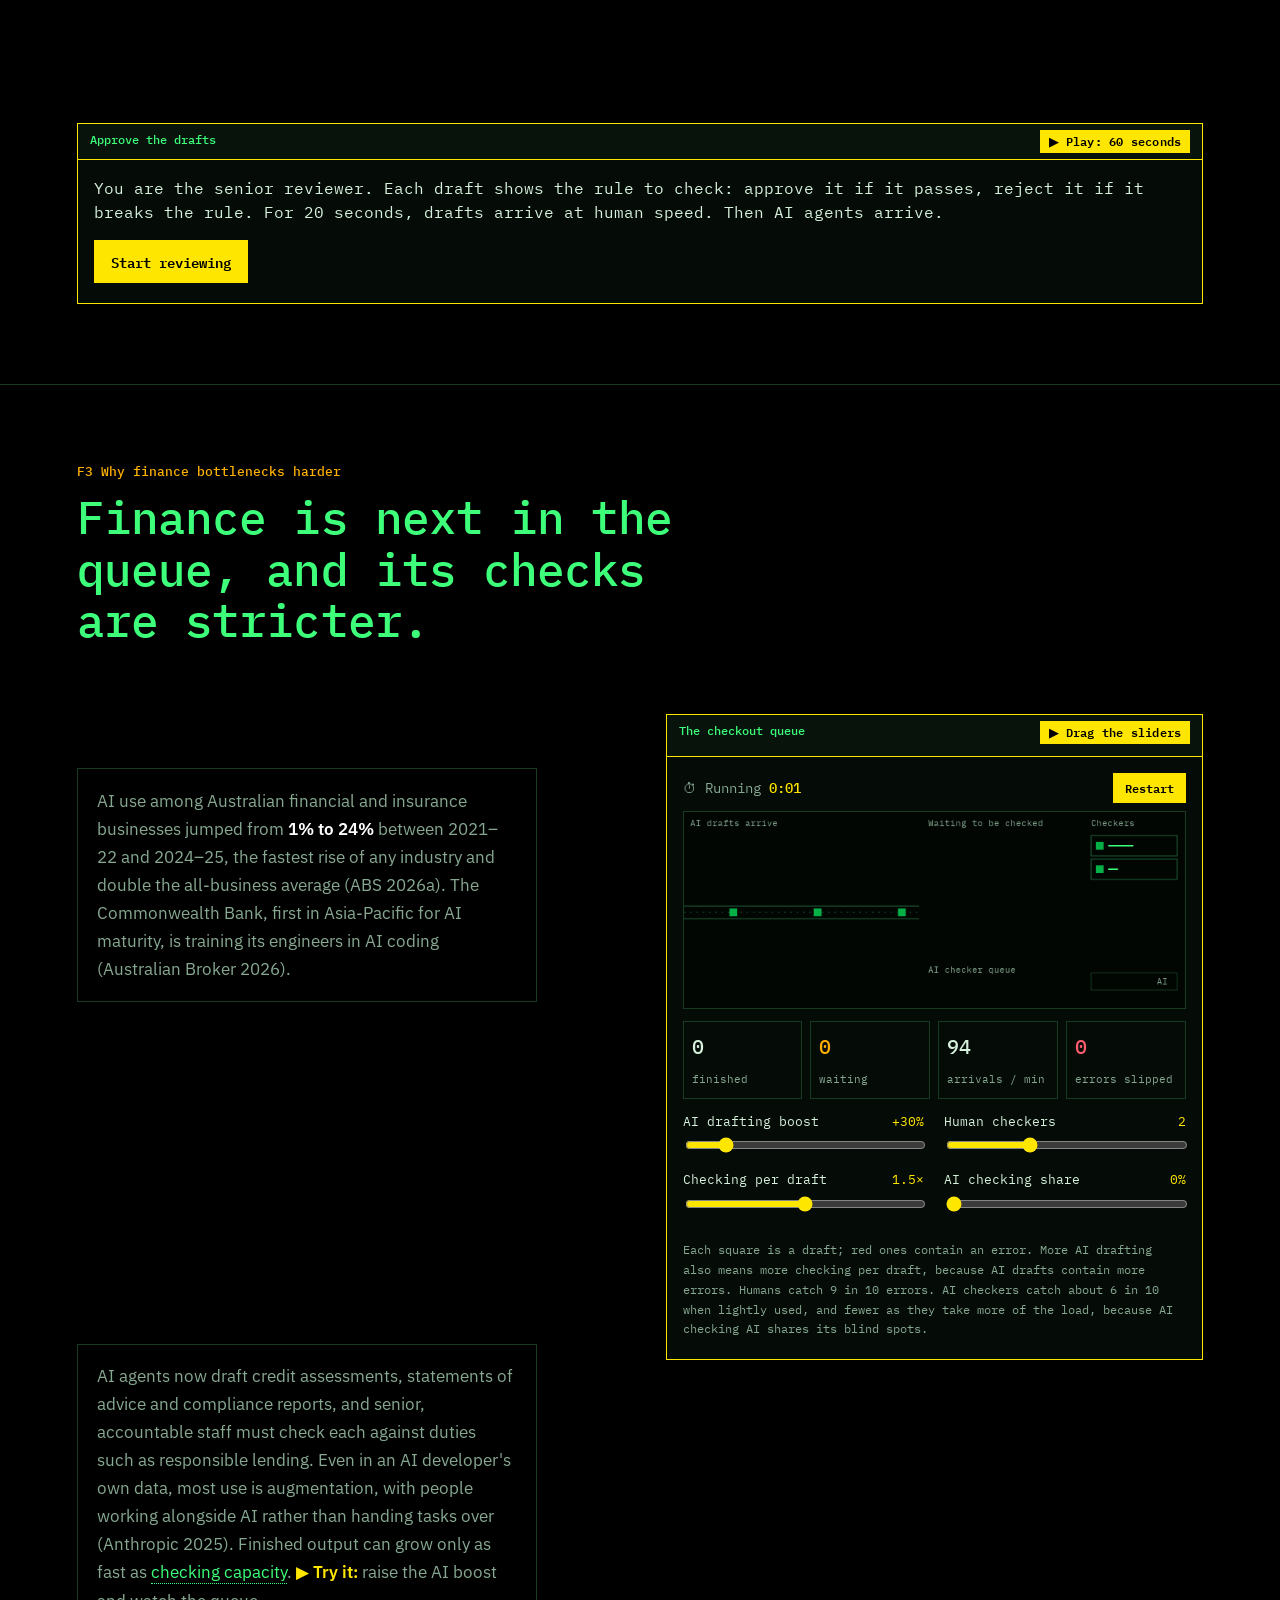
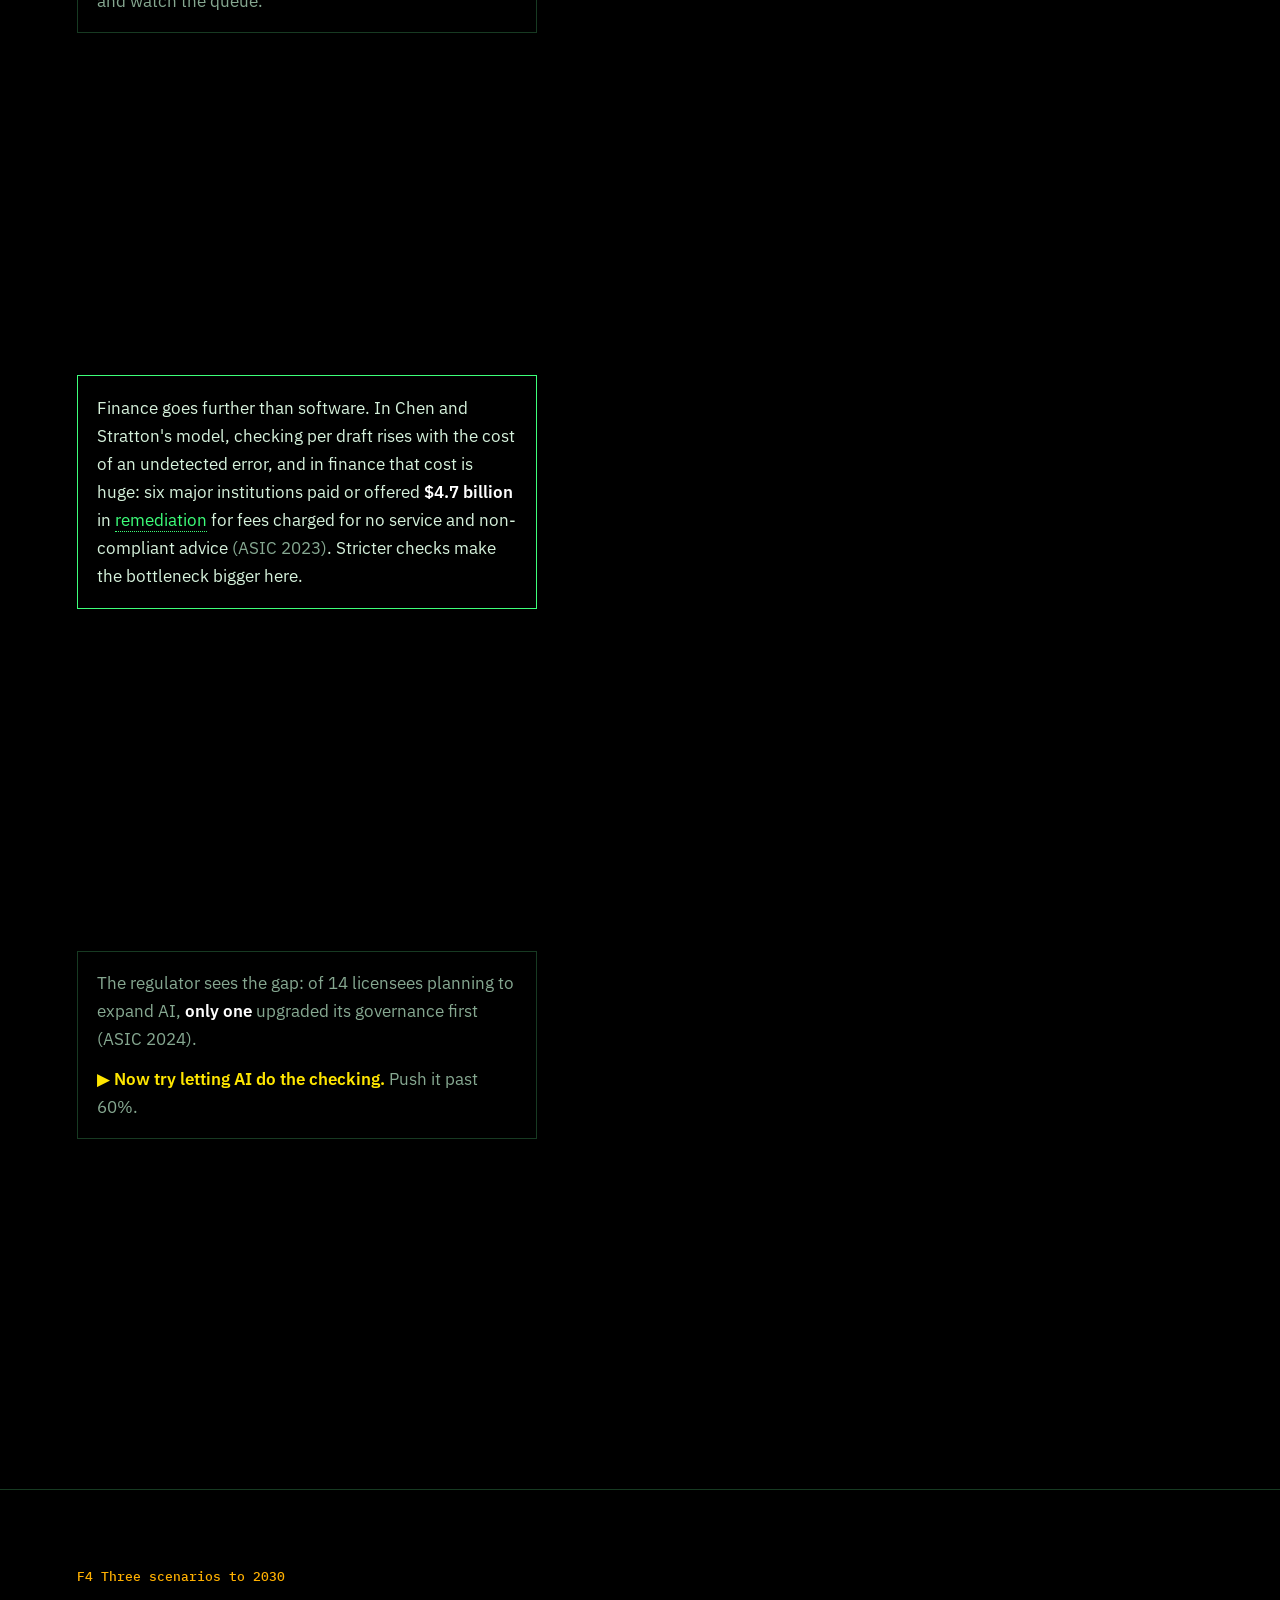
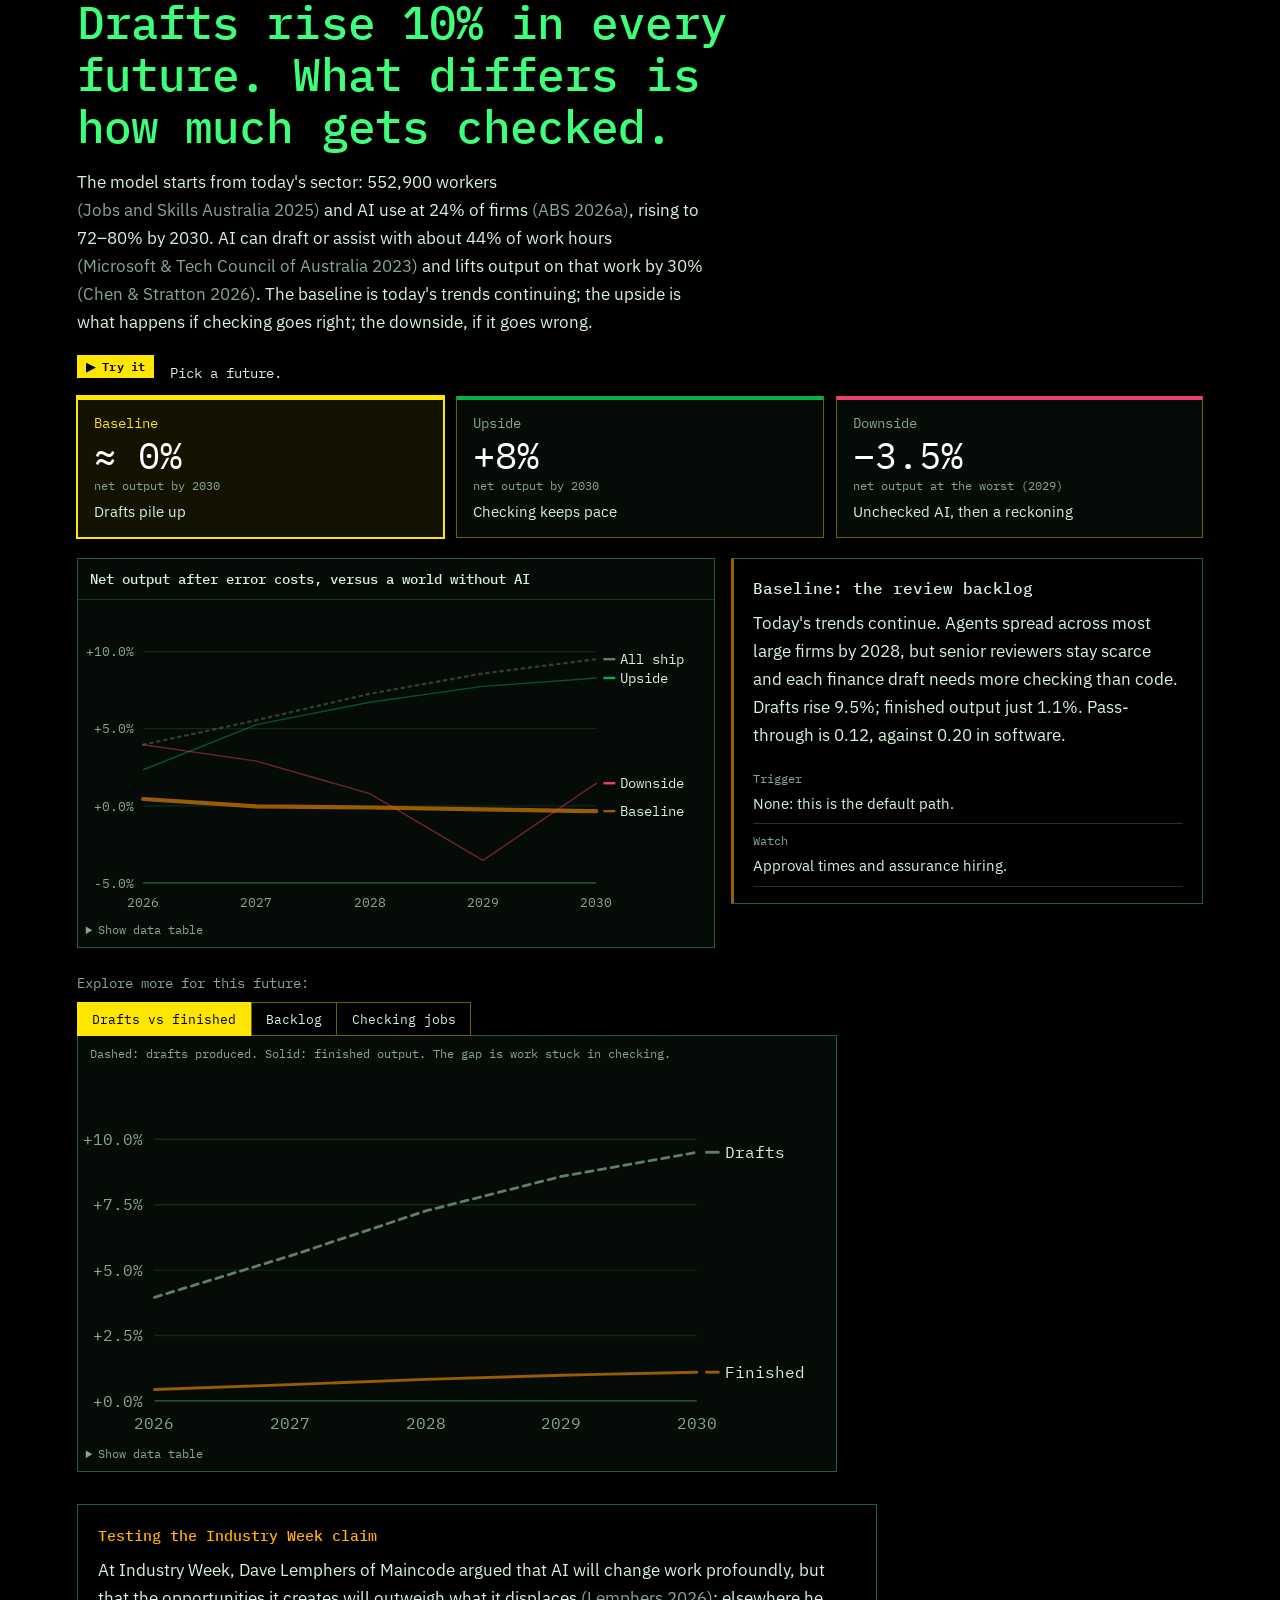
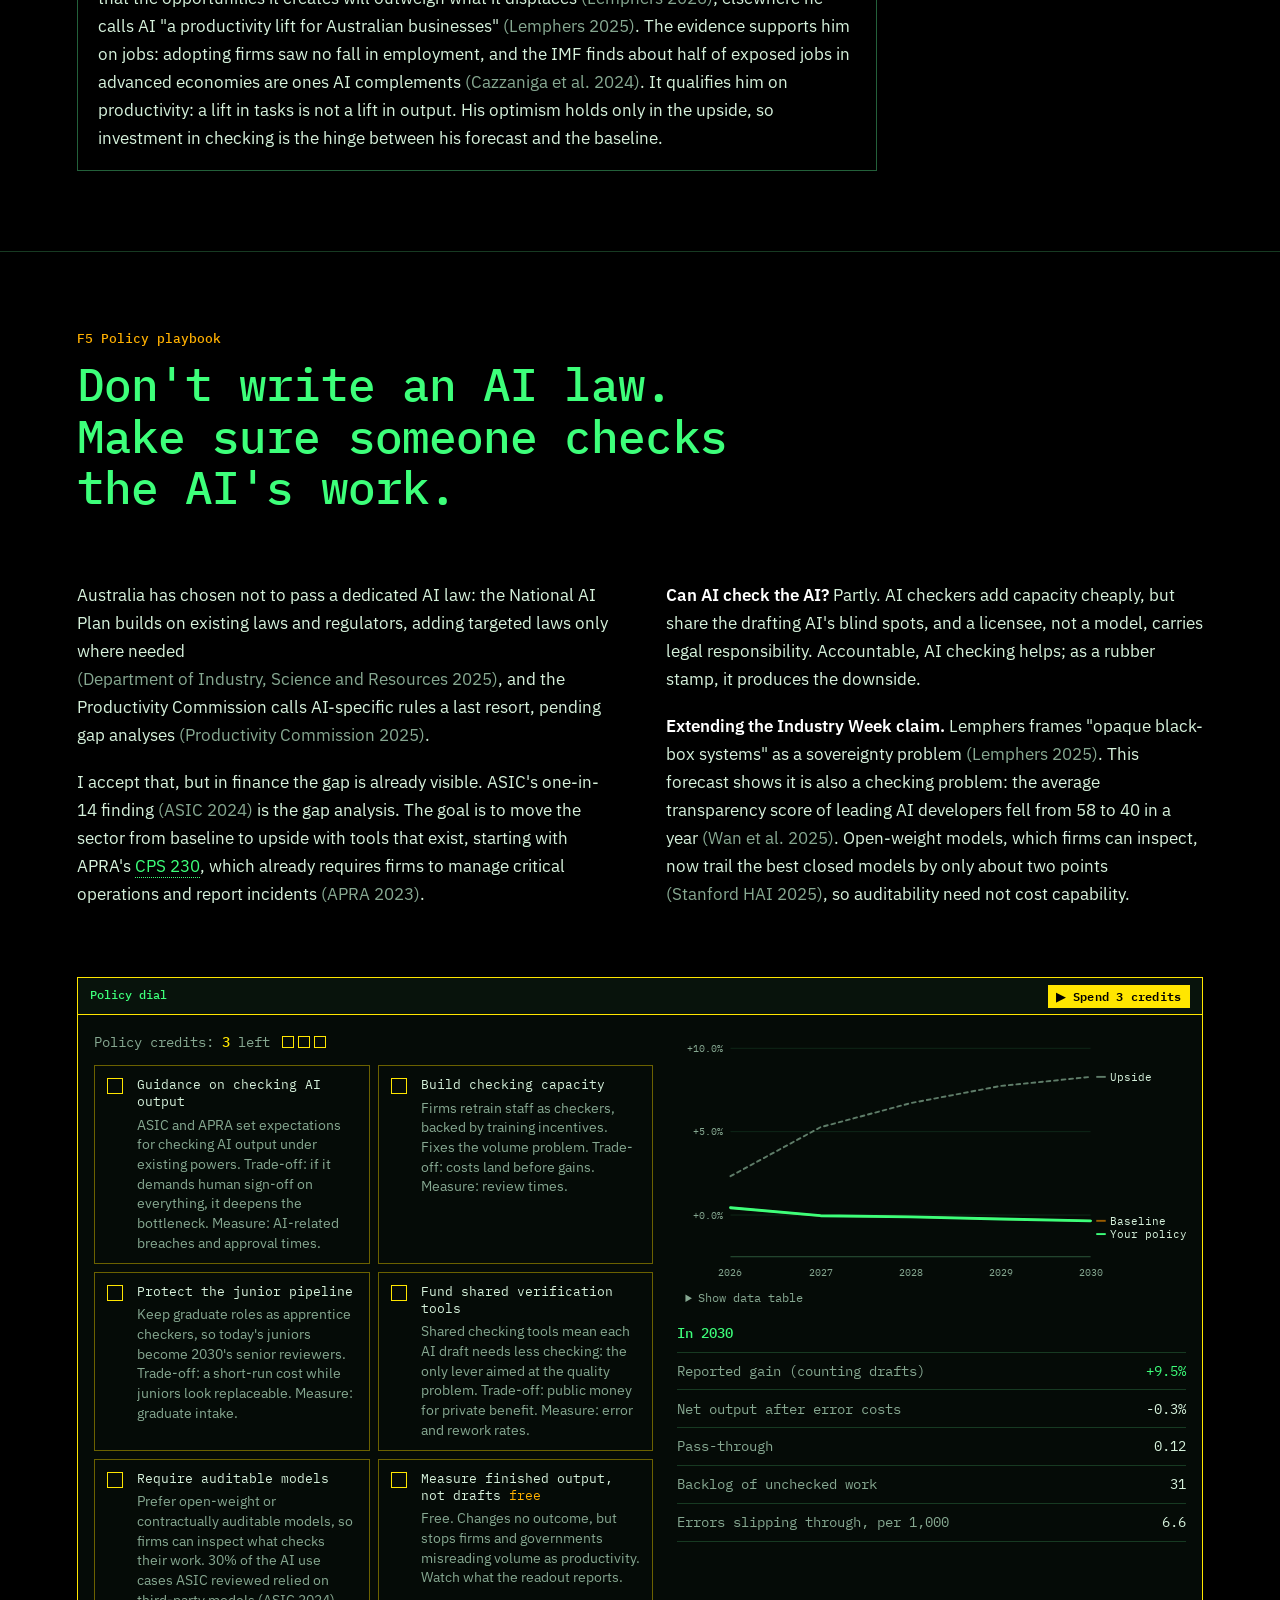
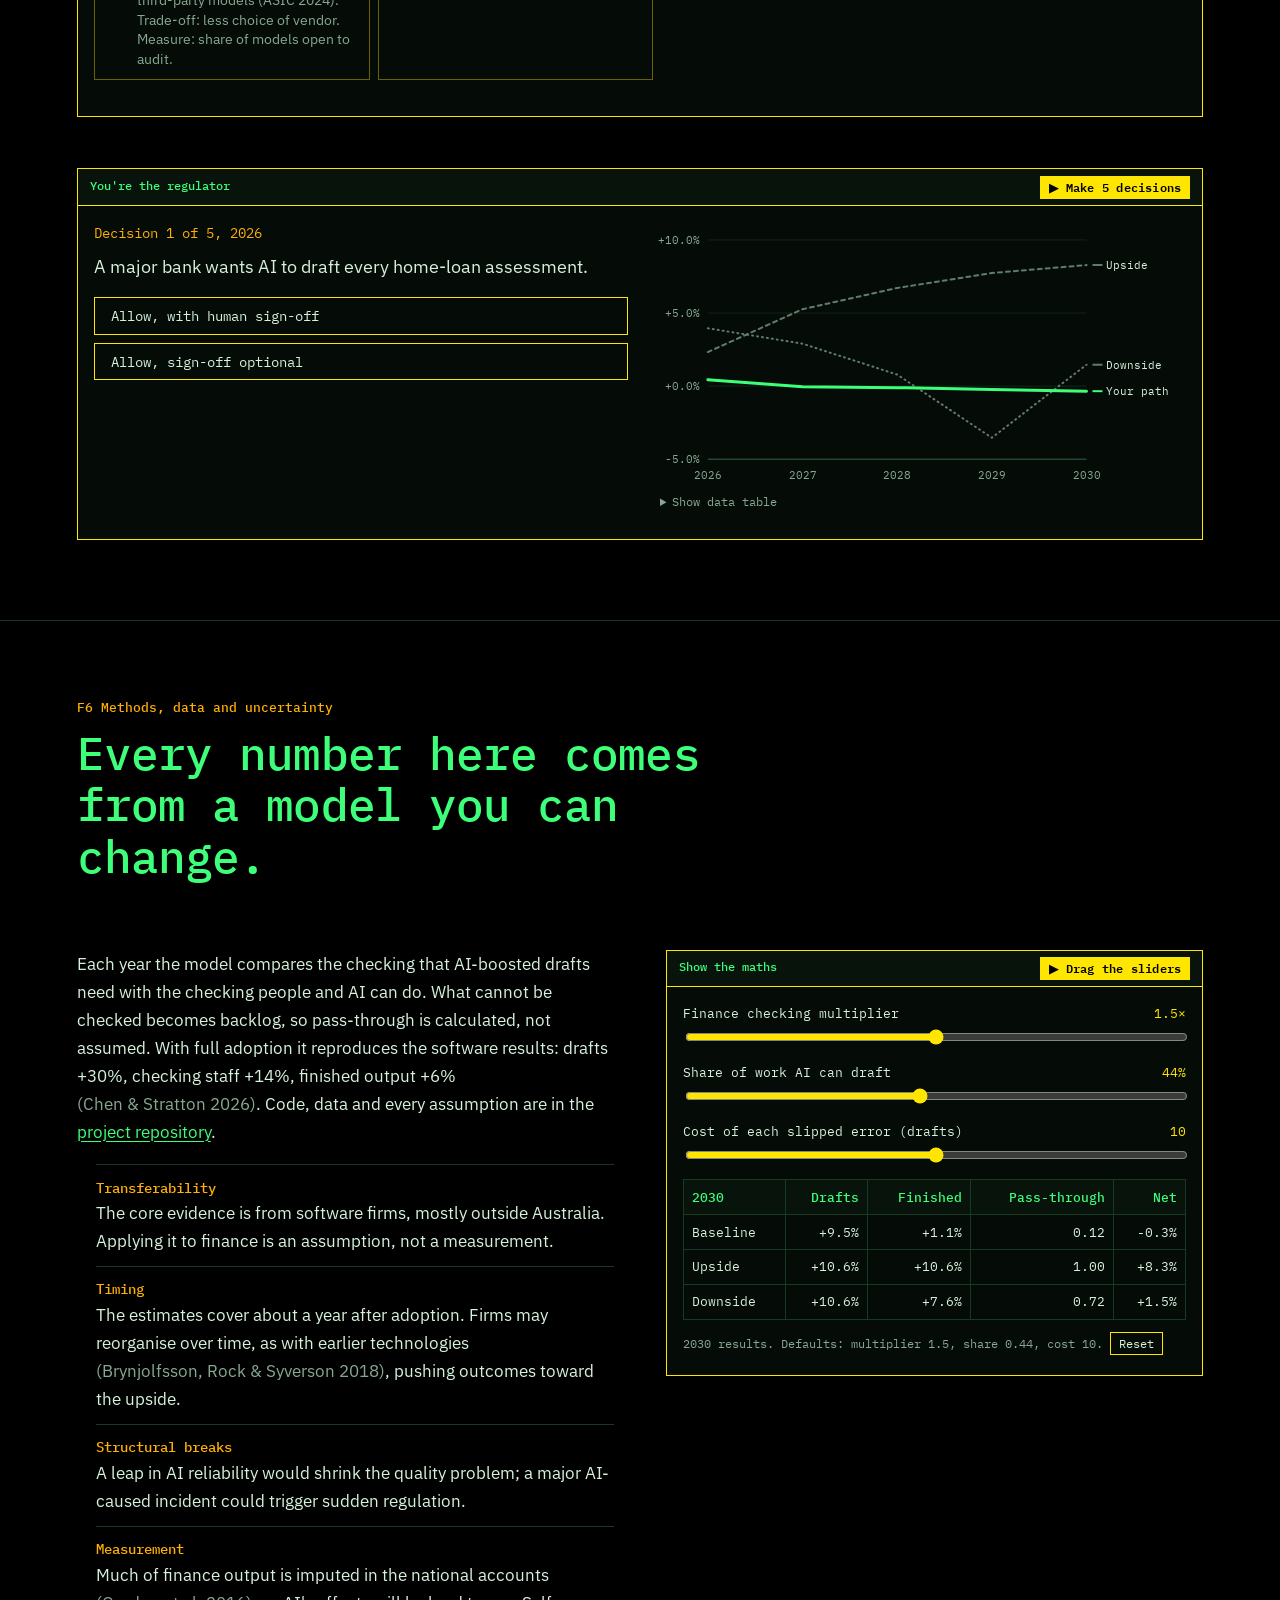
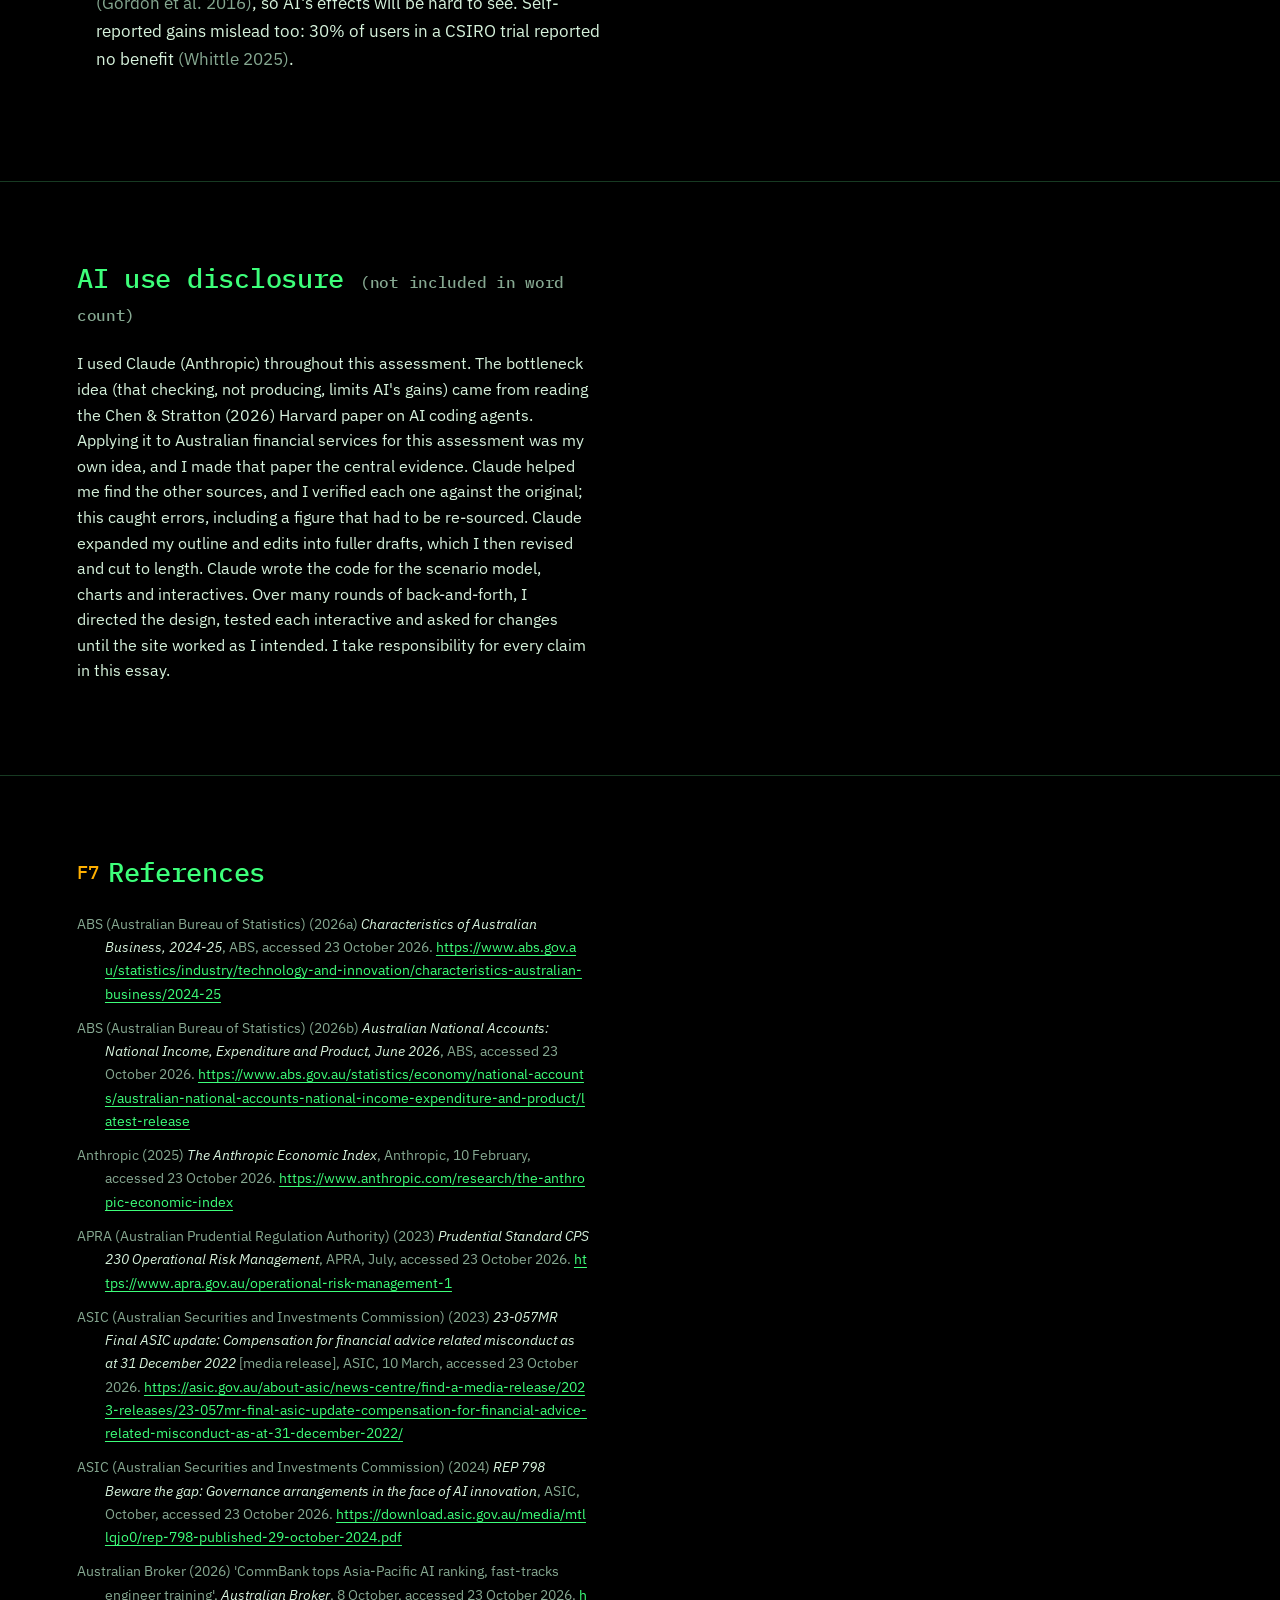
<file: forecast.html>
<!doctype html>
<html lang="en-AU">
<head>
<meta charset="utf-8">
<meta name="viewport" content="width=device-width, initial-scale=1">
<title>Generation is cheap, verification is scarce</title>
<meta name="description" content="An interactive forecast of how AI will reshape Australian financial services to 2030: why human checking, not AI generation, becomes the bottleneck.">
<link rel="preconnect" href="https://fonts.googleapis.com">
<link rel="preconnect" href="https://fonts.gstatic.com" crossorigin>
<link href="https://fonts.googleapis.com/css2?family=IBM+Plex+Mono:wght@400;500;600&family=IBM+Plex+Sans:ital,wght@0,400;0,600;1,400&display=swap" rel="stylesheet">
<link rel="stylesheet" href="assets/style.css?v=25">
</head>
<body>

<div class="boot" id="boot" aria-hidden="true"></div>

<header class="chrome">
  <div class="ticker" aria-hidden="true"><div class="ticker__track" id="ticker-track"></div></div>
  <nav class="fkeys" aria-label="Sections">
    <a href="#thesis"><span>F1</span>Puzzle</a>
    <a href="#software"><span>F2</span>Software</a>
    <a href="#finance"><span>F3</span>Finance</a>
    <a href="#scenarios"><span>F4</span>Scenarios</a>
    <a href="#policy"><span>F5</span>Policy</a>
    <a href="#methods"><span>F6</span>Methods</a>
    <a href="#references"><span>F7</span>Sources</a>
  </nav>
</header>

<main>

<section class="hero" id="top" data-ticker="AUSTRALIAN FINANCIAL SERVICES | FORECAST HORIZON 2030 | 552,900 WORKERS | AI USE IN FINANCE ▲ 1% → 24%">
  <p class="hero__prompt">&gt; forecast --sector financial-services --region AU --to 2030</p>
  <h1>Generation is cheap. Verification is scarce.<span class="cursor"></span></h1>
  <p class="hero__dek">AI is helping Australian finance produce far more work. Very little more of it is getting finished. Scroll to see why, and what to do about it.</p>
  <p class="hero__meta">ECON1626 Assessment 3, RMIT University. Tom Genovese, October 2026.</p>
</section>

<!-- F1 ============================================================ -->
<section class="section section--steps" id="thesis" data-ticker="AI GDP FORECAST ▲ $115BN/YR BY 2030 | PRODUCTIVITY COMMISSION ▲ $116BN OVER A DECADE | GDP PER HOUR WORKED ▼ 0.2% | THE GAP IS THE STORY">
  <h2 class="claim"><span class="fk">F1 The productivity puzzle</span>The forecasts say boom. The numbers say flat.</h2>

  <div class="panel-wrap">
    <div class="panel">
      <div class="panel__bar"><b>Guess first</b><span class="tag-play">▶ Try it</span></div>
      <div class="panel__body guess" id="guess">
        <p class="guess__q">When firms gave coders AI agents, they wrote 30% more code. How much more finished work did they ship?</p>
        <div class="ctrl">
          <label for="guess-in">Your guess</label><output id="guess-out">+20%</output>
          <input type="range" id="guess-in" min="0" max="30" step="1" value="20">
        </div>
        <button class="btn btn--go" id="guess-go">Lock in my guess</button>
        <div id="guess-result" hidden>
          <div class="guess__bars">
            <div class="gbar"><span>Code written</span><div class="track"><div class="fill" data-w="100" style="background:#5f7d69"></div></div><span class="val">+30%</span></div>
            <div class="gbar"><span>Your guess</span><div class="track"><div class="fill" id="gbar-you" style="background:var(--s-amber)"></div></div><span class="val" id="gval-you"></span></div>
            <div class="gbar"><span>Actually shipped</span><div class="track"><div class="fill" data-w="40" style="background:var(--s-green)"></div></div><span class="val">≤ +12%</span></div>
          </div>
          <p class="guess__msg" id="guess-msg"></p>
        </div>
      </div>
    </div>
  </div>

  <div class="steps">
    <div class="step"><p>Microsoft and the Tech Council of Australia say generative AI could add up to <strong>$115 billion a year</strong> to the economy by 2030 <span class="cite">(Microsoft &amp; Tech Council of Australia 2023)</span>. The Productivity Commission expects productivity gains worth about <strong>$116 billion</strong> over a decade <span class="cite">(Productivity Commission 2025)</span>.</p></div>
    <div class="step"><p>Yet in the year to June 2026, Australia's GDP per hour worked <strong>fell 0.2%</strong> <span class="cite">(ABS 2026b)</span>. AI is everywhere except in the productivity statistics.</p></div>
    <div class="step"><p>The gap is not just a matter of time. It is a bottleneck. AI makes producing work cheap, but not checking it. When one link in a chain of tasks speeds up, the slowest remaining link sets the pace <span class="cite">(Kremer 1993; Jones &amp; Tonetti 2026)</span>. In knowledge work, that link is human <a class="term" tabindex="0" data-def="Checking AI-made work before it is used: reviewing code, approving a loan assessment, signing off advice.">verification</a>.</p></div>
    <div class="step"><p><strong>My forecast:</strong> by 2030, AI will lift the volume of work in Australian financial services far faster than finished, compliant output, unless checking capacity is deliberately built. Finance is where this bites hardest, because an undetected error costs more there than almost anywhere else.</p><p>I use 2030 because it gives AI agents time to spread while regulation and review practices are still catching up.</p></div>
    <div class="step"><p><strong>What AI can do by 2030.</strong> The length of tasks AI agents can complete has doubled about every seven months for six years <span class="cite">(Kwa et al. 2025)</span>. But reliability falls on longer tasks, and in one trial experienced developers were 19% slower with AI while believing they were 20% faster <span class="cite">(Becker et al. 2025)</span>.</p><p>So my assumption is that AI's drafting ability keeps soaring, while its reliability and legal accountability do not. That gap is what someone has to check.</p></div>
  </div>
</section>

<!-- F2 ============================================================ -->
<section class="section section--steps" id="software" data-ticker="LINES OF CODE ▲ +30% | PULL REQUESTS ▲ +23% | FINISHED WORK ▬ ≤ +12% | REVIEW TIME ▲ +49% | CHANGES REQUESTED ▲ 13% → 25%">
  <h2 class="claim"><span class="fk">F2 What happened in software</span>Coders wrote 30% more. Firms shipped at most 12% more.</h2>

  <div class="panel-wrap">
    <div class="panel">
      <div class="panel__bar"><b>Effect of AI coding agents</b><span>Chen &amp; Stratton 2026</span></div>
      <div class="panel__body">
        <div class="chart" id="chart-harvard"></div>
        <p class="panel__note">Grey: writing code. Green: finished work (upper bound). Amber: checking.</p>
      </div>
    </div>
  </div>

  <div class="steps">
    <div class="step" data-hl="write"><p>Software is where AI agents arrived first, so it previews other knowledge work. Chen and Stratton (2026) tracked about 726,000 workers in 718 firms before and after they adopted AI coding agents. Lines of code rose <strong>30%</strong>, commits 20% and pull requests 23%.</p></div>
    <div class="step" data-hl="ship"><p>Finished work barely moved: the estimates rule out a rise larger than <strong>12%</strong>. At most, around 0.4 of the coding gain reached the final product. That share is the <a class="term" tabindex="0" data-def="The share of AI's extra work that actually becomes finished product. 1 means all of it gets through; 0 means none does.">pass-through</a>.</p></div>
    <div class="step" data-hl="review"><p>The rest piled up in review. Time to approve code rose <strong>49%</strong>, the share sent back for changes nearly doubled from 13% to about 25%, and comments per submission rose 35%. Firms moved people into checking, up 14%, while overall employment did not change.</p></div>
    <div class="step" data-hl="all"><p>AI review tools have not solved it: nearly 80% of the firms used them, yet AI wrote only 23% of review comments <span class="cite">(Chen &amp; Stratton 2026)</span>. AI raises the volume of drafts and can lower their quality; more reviewers fix only the first.</p><p>The result is "AI slop": unchecked output piling up, and no more finished products leaving the building.</p></div>
  </div>

  <div class="panel" style="grid-column:1/-1;position:static">
    <div class="panel__bar"><b>Approve the drafts</b><span class="tag-play">▶ Play: 60 seconds</span></div>
    <div class="panel__body game" id="game">
      <div class="game__start" id="game-start">
        <p class="guess__q">You are the senior reviewer. Each draft shows the rule to check: approve it if it passes, reject it if it breaks the rule. For 20 seconds, drafts arrive at human speed. Then AI agents arrive.</p>
        <button class="btn btn--go" id="game-go">Start reviewing</button>
      </div>
      <div class="game__play" id="game-play" hidden>
        <div class="game__stage">
          <div><p class="game__stage-n" id="g-stage-n">Phase 1 of 3</p><h4 class="game__stage-h" id="g-stage-h">Before AI</h4></div>
          <div class="game__cd"><span id="g-cd">0:20</span><small id="g-cd-l">until AI agents arrive</small></div>
        </div>
        <div class="game__segs" aria-hidden="true"><span><i id="g-seg0"></i><b>Before AI</b></span><span><i id="g-seg1"></i><b>AI writes code</b></span><span><i id="g-seg2"></i><b>AI in finance</b></span></div>
        <div class="game__hud">
          <span>Time <b id="g-time">60</b>s</span><span>Waiting <b id="g-wait" class="warn">0</b></span><span>Approved <b id="g-ok">0</b></span><span>Rejected <b id="g-no">0</b></span>
          <button class="btn" id="game-skip" style="padding:0.2rem 0.6rem;font-size:0.75rem">Skip</button>
        </div>
        <div class="game__timer"><div id="g-bar"></div></div>
        <div class="game__banner" id="g-banner" hidden></div>
        <div class="game__row">
          <div class="draft" id="g-draft" aria-live="polite"></div>
          <div class="game__pile" id="g-pile" aria-hidden="true"></div>
        </div>
        <div class="game__btns">
          <button class="btn btn--go" id="g-approve"><span class="key" style="color:#000">A</span>Approve</button>
          <button class="btn" id="g-reject"><span class="key">R</span>Reject</button>
          <p class="game__fb" id="g-fb" aria-live="polite"></p>
        </div>
      </div>
      <div class="game__end" id="game-end" hidden></div>
    </div>
  </div>
</section>

<!-- F3 ============================================================ -->
<section class="section section--steps" id="finance" data-ticker="FINANCE AI USE ▲ 1% → 24% | ALL BUSINESSES 12% | ASIC: 1 OF 14 UPGRADED GOVERNANCE FIRST | REMEDIATION PAID $4.7BN | THIRD-PARTY MODELS 30%">
  <h2 class="claim"><span class="fk">F3 Why finance bottlenecks harder</span>Finance is next in the queue, and its checks are stricter.</h2>

  <div class="panel-wrap">
    <div class="panel">
      <div class="panel__bar"><b id="fin-title">Businesses using AI, 2024–25</b><span id="fin-src">ABS</span></div>
      <div class="panel__body">
        <div class="panel-view is-on" data-view="adoption">
          <div class="chart" id="chart-adoption"></div>
          <p class="panel__note">Finance rose from 1% in 2021–22, the fastest increase of any industry. Dashed: all-business average.</p>
        </div>
        <div class="panel-view queue" data-view="queue">
          <div class="queue__clock"><span>⏱ Running <b id="q-clock">0:00</b></span><button class="btn btn--go btn--sm" id="q-restart">Restart</button></div>
          <canvas id="queue-canvas" width="640" height="250" aria-label="Animated checkout queue: AI drafts arrive on a belt and wait for checkers"></canvas>
          <div class="queue__stats">
            <div class="stat"><b id="q-done">0</b><span>finished</span></div>
            <div class="stat warn"><b id="q-wait">0</b><span>waiting</span></div>
            <div class="stat"><b id="q-rate">0</b><span>arrivals / min</span></div>
            <div class="stat bad"><b id="q-slip">0</b><span>errors slipped</span></div>
          </div>
          <div class="alert" id="q-alert" role="status">⚠ ASIC ENFORCEMENT ACTION: errors are reaching customers</div>
          <div class="queue__ctrls">
            <div class="ctrl"><label for="q-speed">AI drafting boost</label><output id="q-speed-o"></output><input type="range" id="q-speed" min="0" max="200" step="10"></div>
            <div class="ctrl"><label for="q-checkers">Human checkers</label><output id="q-checkers-o"></output><input type="range" id="q-checkers" min="1" max="4" step="1"></div>
            <div class="ctrl"><label for="q-strict">Checking per draft</label><output id="q-strict-o"></output><input type="range" id="q-strict" min="100" max="200" step="10"></div>
            <div class="ctrl"><label for="q-ai">AI checking share</label><output id="q-ai-o"></output><input type="range" id="q-ai" min="0" max="80" step="5"></div>
          </div>
          <p class="panel__note">Each square is a draft; red ones contain an error. More AI drafting also means more checking per draft, because AI drafts contain more errors. Humans catch 9 in 10 errors. AI checkers catch about 6 in 10 when lightly used, and fewer as they take more of the load, because AI checking AI shares its blind spots.</p>
        </div>
      </div>
    </div>
  </div>

  <div class="steps">
    <div class="step" data-view="adoption"><p>AI use among Australian financial and insurance businesses jumped from <strong>1% to 24%</strong> between 2021–22 and 2024–25, the fastest rise of any industry and double the all-business average <span class="cite">(ABS 2026a)</span>. The Commonwealth Bank, first in Asia-Pacific for AI maturity, is training its engineers in AI coding <span class="cite">(Australian Broker 2026)</span>.</p></div>
    <div class="step" data-view="queue" data-preset="software"><p>AI agents now draft credit assessments, statements of advice and compliance reports, and senior, accountable staff must check each against duties such as responsible lending. Even in an AI developer's own data, most use is augmentation, with people working alongside AI rather than handing tasks over <span class="cite">(Anthropic 2025)</span>. Finished output can grow only as fast as <a class="term" tabindex="0" data-def="How much checking people (and AI checkers) can do. When drafts outrun it, a backlog forms.">checking capacity</a>. <strong class="try">▶ Try it:</strong> raise the AI boost and watch the queue.</p></div>
    <div class="step" data-view="queue" data-preset="finance"><p>Finance goes further than software. In Chen and Stratton's model, checking per draft rises with the cost of an undetected error, and in finance that cost is huge: six major institutions paid or offered <strong>$4.7 billion</strong> in <a class="term" tabindex="0" data-def="Paying customers back after a firm gets something wrong, such as charging fees for advice it never gave.">remediation</a> for fees charged for no service and non-compliant advice <span class="cite">(ASIC 2023)</span>. Stricter checks make the bottleneck bigger here.</p></div>
    <div class="step" data-view="queue" data-preset="aicheck"><p>The regulator sees the gap: of 14 licensees planning to expand AI, <strong>only one</strong> upgraded its governance first <span class="cite">(ASIC 2024)</span>. </p><p><strong class="try">▶ Now try letting AI do the checking.</strong> Push it past 60%.</p></div>
  </div>
</section>

<!-- F4 ============================================================ -->
<section class="section section--wide" id="scenarios" data-ticker="DRAFTS ▲ ~10% BY 2030 IN EVERY SCENARIO | WHAT DIFFERS IS HOW MUCH GETS CHECKED | BASELINE PASS-THROUGH 0.12 | SOFTWARE 0.20">
  <h2 class="claim"><span class="fk">F4 Three scenarios to 2030</span>Drafts rise 10% in every future. What differs is how much gets checked.</h2>
  <div class="prose"><p>The model starts from today's sector: 552,900 workers <span class="cite">(Jobs and Skills Australia 2025)</span> and AI use at 24% of firms <span class="cite">(ABS 2026a)</span>, rising to 72–80% by 2030. AI can draft or assist with about 44% of work hours <span class="cite">(Microsoft &amp; Tech Council of Australia 2023)</span> and lifts output on that work by 30% <span class="cite">(Chen &amp; Stratton 2026)</span>. The baseline is today's trends continuing; the upside is what happens if checking goes right; the downside, if it goes wrong.</p></div>

  <p class="hint"><span class="tag-play">▶ Try it</span> Pick a future.</p>
  <div class="tiles" role="group" aria-label="Choose a scenario">
    <button class="tile" data-scenario="baseline" data-k="baseline" aria-pressed="true"><span class="tile__name">Baseline</span><span class="tile__num" id="tile-baseline"></span><span class="tile__lbl" id="tile-baseline-l"></span><span class="tile__tag">Drafts pile up</span></button>
    <button class="tile" data-scenario="upside" data-k="upside" aria-pressed="false"><span class="tile__name">Upside</span><span class="tile__num" id="tile-upside"></span><span class="tile__lbl" id="tile-upside-l"></span><span class="tile__tag">Checking keeps pace</span></button>
    <button class="tile" data-scenario="downside" data-k="downside" aria-pressed="false"><span class="tile__name">Downside</span><span class="tile__num" id="tile-downside"></span><span class="tile__lbl" id="tile-downside-l"></span><span class="tile__tag">Unchecked AI, then a reckoning</span></button>
  </div>

  <div class="scen-main">
    <div class="chart-card"><h3>Net output after error costs, versus a world without AI</h3><div class="chart" id="chart-net"></div></div>
    <div class="scenario-card" id="scenario-card" aria-live="polite"></div>
  </div>

  <div class="more">
    <p class="more__h">Explore more for this future:</p>
    <div class="tabs" role="tablist" aria-label="More charts">
      <button class="tab" role="tab" data-tab="drafts" aria-selected="true">Drafts vs finished</button>
      <button class="tab" role="tab" data-tab="backlog" aria-selected="false">Backlog</button>
      <button class="tab" role="tab" data-tab="jobs" aria-selected="false">Checking jobs</button>
    </div>
    <div class="chart-card"><p class="sub" id="detail-sub"></p><div class="chart" id="chart-detail"></div></div>
  </div>

  <div class="callout">
    <h3>Testing the Industry Week claim</h3>
    <p>At Industry Week, Dave Lemphers of Maincode argued that AI will change work profoundly, but that the opportunities it creates will outweigh what it displaces <span class="cite">(Lemphers 2026)</span>; elsewhere he calls AI "a productivity lift for Australian businesses" <span class="cite">(Lemphers 2025)</span>. The evidence supports him on jobs: adopting firms saw no fall in employment, and the IMF finds about half of exposed jobs in advanced economies are ones AI complements <span class="cite">(Cazzaniga et al. 2024)</span>. It qualifies him on productivity: a lift in tasks is not a lift in output. His optimism holds only in the upside, so investment in checking is the hinge between his forecast and the baseline.</p>
  </div>
</section>

<!-- F5 ============================================================ -->
<section class="section section--policy" id="policy" data-ticker="NATIONAL AI PLAN: EXISTING LAWS FIRST | PRODUCTIVITY COMMISSION: AI LAW A LAST RESORT | APRA CPS 230 IN FORCE JULY 2025 | ASIC: 1 OF 14 UPGRADED GOVERNANCE FIRST">
  <h2 class="claim"><span class="fk">F5 Policy playbook</span>Don't write an AI law. Make sure someone checks the AI's work.</h2>

  <div class="prose">
    <p>Australia has chosen not to pass a dedicated AI law: the National AI Plan builds on existing laws and regulators, adding targeted laws only where needed <span class="cite">(Department of Industry, Science and Resources 2025)</span>, and the Productivity Commission calls AI-specific rules a last resort, pending gap analyses <span class="cite">(Productivity Commission 2025)</span>.</p>
    <p>I accept that, but in finance the gap is already visible. ASIC's one-in-14 finding <span class="cite">(ASIC 2024)</span> is the gap analysis. The goal is to move the sector from baseline to upside with tools that exist, starting with APRA's <a class="term" tabindex="0" data-def="APRA's operational risk standard, in force since July 2025. Banks, insurers and super funds must define critical operations, manage key service providers and report incidents.">CPS 230</a>, which already requires firms to manage critical operations and report incidents <span class="cite">(APRA 2023)</span>.</p>
    <p><strong>Can AI check the AI?</strong> Partly. AI checkers add capacity cheaply, but share the drafting AI's blind spots, and a licensee, not a model, carries legal responsibility. Accountable, AI checking helps; as a rubber stamp, it produces the downside.</p>
    <p><strong>Extending the Industry Week claim.</strong> Lemphers frames "opaque black-box systems" as a sovereignty problem <span class="cite">(Lemphers 2025)</span>. This forecast shows it is also a checking problem: the average transparency score of leading AI developers fell from 58 to 40 in a year <span class="cite">(Wan et al. 2025)</span>. Open-weight models, which firms can inspect, now trail the best closed models by only about two points <span class="cite">(Stanford HAI 2025)</span>, so auditability need not cost capability.</p>
  </div>

  <div class="panel dial" style="grid-column:1/-1;position:static">
    <div class="panel__bar"><b>Policy dial</b><span class="tag-play">▶ Spend 3 credits</span></div>
    <div class="panel__body dial__grid">
      <div>
        <p class="credits">Policy credits: <b id="credits-left">3</b> left <span id="credit-pips"></span></p>
        <div class="levers" id="levers"></div>
      </div>
      <div class="dial__out">
        <div class="chart" id="chart-policy"></div>
        <dl class="readout" id="policy-readout"></dl>
      </div>
    </div>
  </div>

  <div class="panel" style="grid-column:1/-1;position:static">
    <div class="panel__bar"><b>You're the regulator</b><span class="tag-play">▶ Make 5 decisions</span></div>
    <div class="panel__body reg" id="reg">
      <div class="reg__grid">
        <div>
          <p class="reg__year" id="reg-year"></p>
          <p class="reg__q" id="reg-q"></p>
          <div class="reg__opts" id="reg-opts"></div>
          <ol class="reg__log" id="reg-log"></ol>
        </div>
        <div class="reg__out" id="reg-out"></div>
      </div>
    </div>
  </div>
</section>

<!-- F6 ============================================================ -->
<section class="section" id="methods" data-ticker="METHOD: CALIBRATED SCENARIO MODEL | SOFTWARE CHECK: DRAFTS +30%, CHECKERS +14%, FINISHED +6% | CODE AND DATA IN THE REPOSITORY">
  <h2 class="claim"><span class="fk">F6 Methods, data and uncertainty</span>Every number here comes from a model you can change.</h2>
  <div class="prose">
    <p>Each year the model compares the checking that AI-boosted drafts need with the checking people and AI can do. What cannot be checked becomes backlog, so pass-through is calculated, not assumed. With full adoption it reproduces the software results: drafts +30%, checking staff +14%, finished output +6% <span class="cite">(Chen &amp; Stratton 2026)</span>. Code, data and every assumption are in the <a href="https://github.com/tomgenovese/econ1626-ai-future-forecast">project repository</a>.</p>
    <ul class="lim">
      <li><b>Transferability</b>The core evidence is from software firms, mostly outside Australia. Applying it to finance is an assumption, not a measurement.</li>
      <li><b>Timing</b>The estimates cover about a year after adoption. Firms may reorganise over time, as with earlier technologies <span class="cite">(Brynjolfsson, Rock &amp; Syverson 2018)</span>, pushing outcomes toward the upside.</li>
      <li><b>Structural breaks</b>A leap in AI reliability would shrink the quality problem; a major AI-caused incident could trigger sudden regulation.</li>
      <li><b>Measurement</b>Much of finance output is imputed in the national accounts <span class="cite">(Gordon et al. 2016)</span>, so AI's effects will be hard to see. Self-reported gains mislead too: 30% of users in a CSIRO trial reported no benefit <span class="cite">(Whittle 2025)</span>.</li>
    </ul>
  </div>
  <div class="panel-wrap">
    <div class="panel">
      <div class="panel__bar"><b>Show the maths</b><span class="tag-play">▶ Drag the sliders</span></div>
      <div class="panel__body" id="assume">
        <div class="ctrl"><label for="a-fin">Finance checking multiplier</label><output id="a-fin-o"></output><input type="range" id="a-fin" min="1" max="2" step="0.1"></div>
        <div class="ctrl"><label for="a-exp">Share of work AI can draft</label><output id="a-exp-o"></output><input type="range" id="a-exp" min="0.3" max="0.6" step="0.02"></div>
        <div class="ctrl"><label for="a-rem">Cost of each slipped error (drafts)</label><output id="a-rem-o"></output><input type="range" id="a-rem" min="0" max="20" step="1"></div>
        <table class="assume-table" id="assume-table"></table>
        <p class="panel__note">2030 results. Defaults: multiplier 1.5, share 0.44, cost 10. <button class="btn" id="a-reset" style="padding:0.2rem 0.5rem;font-size:0.75rem">Reset</button></p>
      </div>
    </div>
  </div>
</section>

<!-- F7 ============================================================ -->
<section class="section section--wide" id="ai-use" data-ticker="AI USE DISCLOSURE | NOT INCLUDED IN WORD COUNT">
  <div class="prose refs">
    <h2>AI use disclosure <small style="font-size:0.6em;color:var(--ink-dim)">(not included in word count)</small></h2>
    <p class="disclosure">I used Claude (Anthropic) throughout this assessment. The bottleneck idea (that checking, not producing, limits AI's gains) came from reading the Chen &amp; Stratton (2026) Harvard paper on AI coding agents. Applying it to Australian financial services for this assessment was my own idea, and I made that paper the central evidence. Claude helped me find the other sources, and I verified each one against the original; this caught errors, including a figure that had to be re-sourced. Claude expanded my outline and edits into fuller drafts, which I then revised and cut to length. Claude wrote the code for the scenario model, charts and interactives. Over many rounds of back-and-forth, I directed the design, tested each interactive and asked for changes until the site worked as I intended. I take responsibility for every claim in this essay.</p>
  </div>
</section>

<section class="section section--wide" id="references" data-ticker="24 SOURCES | RMIT HARVARD | DATA: ABS, JOBS AND SKILLS AUSTRALIA, ASIC, PRODUCTIVITY COMMISSION">
  <div class="prose refs">
    <h2><span class="fk">F7</span>References</h2>
    <p>ABS (Australian Bureau of Statistics) (2026a) <em>Characteristics of Australian Business, 2024-25</em>, ABS, accessed 23 October 2026. <a href="https://www.abs.gov.au/statistics/industry/technology-and-innovation/characteristics-australian-business/2024-25">https://www.abs.gov.au/statistics/industry/technology-and-innovation/characteristics-australian-business/2024-25</a></p>
    <p>ABS (Australian Bureau of Statistics) (2026b) <em>Australian National Accounts: National Income, Expenditure and Product, June 2026</em>, ABS, accessed 23 October 2026. <a href="https://www.abs.gov.au/statistics/economy/national-accounts/australian-national-accounts-national-income-expenditure-and-product/latest-release">https://www.abs.gov.au/statistics/economy/national-accounts/australian-national-accounts-national-income-expenditure-and-product/latest-release</a></p>
    <p>Anthropic (2025) <em>The Anthropic Economic Index</em>, Anthropic, 10 February, accessed 23 October 2026. <a href="https://www.anthropic.com/research/the-anthropic-economic-index">https://www.anthropic.com/research/the-anthropic-economic-index</a></p>
    <p>APRA (Australian Prudential Regulation Authority) (2023) <em>Prudential Standard CPS 230 Operational Risk Management</em>, APRA, July, accessed 23 October 2026. <a href="https://www.apra.gov.au/operational-risk-management-1">https://www.apra.gov.au/operational-risk-management-1</a></p>
    <p>ASIC (Australian Securities and Investments Commission) (2023) <em>23-057MR Final ASIC update: Compensation for financial advice related misconduct as at 31 December 2022</em> [media release], ASIC, 10 March, accessed 23 October 2026. <a href="https://asic.gov.au/about-asic/news-centre/find-a-media-release/2023-releases/23-057mr-final-asic-update-compensation-for-financial-advice-related-misconduct-as-at-31-december-2022/">https://asic.gov.au/about-asic/news-centre/find-a-media-release/2023-releases/23-057mr-final-asic-update-compensation-for-financial-advice-related-misconduct-as-at-31-december-2022/</a></p>
    <p>ASIC (Australian Securities and Investments Commission) (2024) <em>REP 798 Beware the gap: Governance arrangements in the face of AI innovation</em>, ASIC, October, accessed 23 October 2026. <a href="https://download.asic.gov.au/media/mtllqjo0/rep-798-published-29-october-2024.pdf">https://download.asic.gov.au/media/mtllqjo0/rep-798-published-29-october-2024.pdf</a></p>
    <p>Australian Broker (2026) 'CommBank tops Asia-Pacific AI ranking, fast-tracks engineer training', <em>Australian Broker</em>, 8 October, accessed 23 October 2026. <a href="https://www.brokernews.com.au/news/breaking-news/commbank-tops-asiapacific-ai-ranking-fasttracks-engineer-training-290113.aspx">https://www.brokernews.com.au/news/breaking-news/commbank-tops-asiapacific-ai-ranking-fasttracks-engineer-training-290113.aspx</a></p>
    <p>Becker J, Rush N, Barnes E and Rein D (2025) <em>Measuring the impact of early-2025 AI on experienced open-source developer productivity</em>, METR, 10 July, accessed 23 October 2026. <a href="https://metr.org/blog/2025-07-10-early-2025-ai-experienced-os-dev-study/">https://metr.org/blog/2025-07-10-early-2025-ai-experienced-os-dev-study/</a></p>
    <p>Brynjolfsson E, Rock D and Syverson C (2018) <em>The productivity J-curve: How intangibles complement general purpose technologies</em>, NBER Working Paper 25148, National Bureau of Economic Research. <a href="https://www.nber.org/papers/w25148">https://www.nber.org/papers/w25148</a></p>
    <p>Cazzaniga M, Jaumotte F, Li L, Melina G, Panton AJ, Pizzinelli C, Rockall E and Tavares MM (2024) <em>Gen-AI: Artificial intelligence and the future of work</em>, IMF Staff Discussion Note SDN/2024/001, International Monetary Fund, January. <a href="https://www.imf.org/en/Publications/Staff-Discussion-Notes/Issues/2024/01/14/Gen-AI-Artificial-Intelligence-and-the-Future-of-Work-542379">https://www.imf.org/en/Publications/Staff-Discussion-Notes/Issues/2024/01/14/Gen-AI-Artificial-Intelligence-and-the-Future-of-Work-542379</a></p>
    <p>Chen F and Stratton J (2026) <em>Artificial intelligence in the firm: Bottlenecks in software production</em> [job market paper], Harvard University, version of 4 August 2026. <a href="https://fion.ac/jellyfish.pdf">https://fion.ac/jellyfish.pdf</a></p>
    <p>Department of Industry, Science and Resources (2025) <em>National AI Plan</em>, Australian Government, December, accessed 23 October 2026. <a href="https://www.industry.gov.au/sites/default/files/2025-12/national-ai-plan.pdf">https://www.industry.gov.au/sites/default/files/2025-12/national-ai-plan.pdf</a></p>
    <p>Gordon J, Zhao S, Barnes P, Munoz M and Hunter J (2016) <em>Productivity in financial and insurance services</em>, Productivity Commission staff research note, Productivity Commission. <a href="https://www.pc.gov.au/inquiries-and-research/productivity-financial-insurance-services">https://www.pc.gov.au/inquiries-and-research/productivity-financial-insurance-services</a></p>
    <p>Jobs and Skills Australia (2025) <em>Financial and Insurance Services</em>, Jobs and Skills Australia, accessed 23 October 2026. <a href="https://www.jobsandskills.gov.au/data/labour-market-insights/industries/financial-and-insurance-services">https://www.jobsandskills.gov.au/data/labour-market-insights/industries/financial-and-insurance-services</a></p>
    <p>Jones CI and Tonetti C (2026) <em>Past automation and future A.I.: How weak links tame the growth explosion</em> [working paper], Stanford University. <a href="https://web.stanford.edu/~chadj/JonesTonetti_Automation.pdf">https://web.stanford.edu/~chadj/JonesTonetti_Automation.pdf</a></p>
    <p>Kremer M (1993) 'The O-ring theory of economic development', <em>The Quarterly Journal of Economics</em>, 108(3):551–575. <a href="https://doi.org/10.2307/2118400">https://doi.org/10.2307/2118400</a></p>
    <p>Kwa T, West B, Becker J et al. (2025) <em>Measuring AI ability to complete long tasks</em>, METR, 19 March, accessed 23 October 2026. <a href="https://metr.org/blog/2025-03-19-measuring-ai-ability-to-complete-long-tasks/">https://metr.org/blog/2025-03-19-measuring-ai-ability-to-complete-long-tasks/</a></p>
    <p>Lemphers D (2025) ''If we don't build our own stack, we become someone else's customer': Australia's AI warning', <em>Forbes Australia</em>, 22 September, accessed 23 October 2026. <a href="https://www.forbes.com.au/news/innovation/the-sovereign-ai-race-is-on-and-australia-cant-afford-to-sit-it-out/">https://www.forbes.com.au/news/innovation/the-sovereign-ai-race-is-on-and-australia-cant-afford-to-sit-it-out/</a></p>
    <p>Lemphers D (2026) 'AI and the future of work' [Industry Week presentation], ECON1626, RMIT University, Melbourne, 23 September.</p>
    <p>Microsoft and Tech Council of Australia (2023) <em>Australia's generative AI opportunity</em>, Microsoft and Tech Council of Australia, July, accessed 23 October 2026. <a href="https://news.microsoft.com/en-au/features/generative-ai-could-contribute-115-billion-annually-to-australias-economy-by-2030/">https://news.microsoft.com/en-au/features/generative-ai-could-contribute-115-billion-annually-to-australias-economy-by-2030/</a></p>
    <p>Productivity Commission (2025) <em>Harnessing data and digital technology</em>, Inquiry Report No. 111, Productivity Commission, December, accessed 23 October 2026. <a href="https://www.pc.gov.au/inquiries/current/data-digital">https://www.pc.gov.au/inquiries/current/data-digital</a></p>
    <p>Stanford HAI (Stanford Institute for Human-Centered Artificial Intelligence) (2025) <em>The 2025 AI Index Report</em>, Stanford University, April. <a href="https://hai.stanford.edu/ai-index/2025-ai-index-report">https://hai.stanford.edu/ai-index/2025-ai-index-report</a></p>
    <p>Wan A, Klyman K, Kapoor S, Maslej N et al. (2025) <em>The 2025 Foundation Model Transparency Index</em>, arXiv:2512.10169, December. <a href="https://arxiv.org/abs/2512.10169">https://arxiv.org/abs/2512.10169</a></p>
    <p>Whittle J (2025) 'Does AI actually boost productivity? The evidence is murky', <em>CSIRO</em>, 15 July, accessed 23 October 2026. <a href="https://www.csiro.au/en/news/all/articles/2025/july/does-ai-actually-boost-productivity-the-evidence-is-murky">https://www.csiro.au/en/news/all/articles/2025/july/does-ai-actually-boost-productivity-the-evidence-is-murky</a></p>
  </div>
</section>

</main>

<footer>Built with plain HTML, CSS and JavaScript. Model and data: see README in the repository.</footer>

<script src="assets/model.js?v=25"></script>
<script src="assets/app.js?v=25"></script>
<script src="assets/modules.js?v=25"></script>
</body>
</html>
</file>
<file: assets/style.css>
/* ECON1626 A3 — terminal theme
   UI colours are bright for text and accents; chart series use a validated set
   (dataviz validator, dark mode on #000: lightness band, CVD and contrast all pass). */

:root {
  color-scheme: dark;
  --bg: #000000;
  --panel: #050b07;
  --panel-2: #08130c;
  --rule: #173a22;
  --rule-strong: #23603a;
  --ink: #d6f2dc;          /* body text */
  --ink-dim: #86a891;      /* secondary text */
  --neon: #3dff7a;         /* UI accent, headings, cursor */
  --amber: #ffb000;        /* warnings in UI text */
  --red: #ff5c6f;          /* alerts in UI text */

  /* chart series (validated) */
  --s-green: #05b047;
  --s-amber: #995c00;
  --s-red: #ee406f;
  --grid: #10291a;
  --axis: #2f5c3e;

  --mono: "IBM Plex Mono", ui-monospace, SFMono-Regular, Menlo, monospace;
  --sans: "IBM Plex Sans", system-ui, -apple-system, "Segoe UI", sans-serif;

  --step--1: 0.84rem;
  --step-0: 1.0625rem;
  --step-1: 1.3rem;
  --step-2: 1.7rem;
  --step-3: 2.4rem;
  --step-4: 3.4rem;
}

* { box-sizing: border-box; }
html { scroll-behavior: smooth; scroll-padding-top: 6rem; }
body {
  margin: 0;
  background: var(--bg);
  color: var(--ink);
  font-family: var(--sans);
  font-size: var(--step-0);
  line-height: 1.65;
  -webkit-font-smoothing: antialiased;
}
::selection { background: var(--neon); color: #000; }
a { color: var(--neon); text-underline-offset: 3px; }
:focus-visible { outline: 2px solid var(--neon); outline-offset: 3px; }

/* ---------- Fixed chrome: ticker + function-key bar ---------- */
.chrome {
  position: sticky; top: 0; z-index: 50;
  background: var(--bg);
  border-bottom: 1px solid var(--rule-strong);
}
.ticker {
  overflow: hidden; white-space: nowrap;
  font-family: var(--mono); font-size: 0.8rem;
  background: var(--neon); color: #000;
  padding: 0.25rem 0;
}
.ticker__track { display: inline-block; padding-left: 100%; animation: tick 38s linear infinite; }
.ticker__item { margin-right: 2.5rem; }
.ticker__item b { font-weight: 600; }
@keyframes tick { to { transform: translateX(-100%); } }

.fkeys {
  display: flex; gap: 0; overflow-x: auto;
  font-family: var(--mono); font-size: 0.78rem;
  scrollbar-width: none;
}
.fkeys::-webkit-scrollbar { display: none; }
.fkeys a {
  flex: 0 0 auto; color: var(--ink-dim); text-decoration: none;
  padding: 0.45rem 0.9rem; border-right: 1px solid var(--rule);
}
.fkeys a span { color: var(--amber); margin-right: 0.35rem; }
.fkeys a[aria-current="true"] { color: #000; background: var(--ink); }
.fkeys a[aria-current="true"] span { color: #000; }

/* ---------- Boot sequence ---------- */
.boot {
  position: fixed; inset: 0; z-index: 100;
  background: var(--bg); color: var(--neon);
  font-family: var(--mono); font-size: 0.95rem;
  padding: 12vh 8vw; line-height: 1.9;
  transition: opacity 0.5s ease;
}
.boot.is-done { opacity: 0; pointer-events: none; }
.boot p { margin: 0; white-space: pre; }
.boot .ok { color: var(--ink-dim); }
.cursor::after {
  content: ""; display: inline-block; width: 0.6em; height: 1.1em;
  background: var(--neon); vertical-align: -0.2em; margin-left: 2px;
  animation: blink 1s steps(1) infinite;
}
@keyframes blink { 50% { opacity: 0; } }

/* ---------- Hero ---------- */
.hero {
  min-height: 82vh;
  display: grid; align-content: center;
  padding: 4rem 6vw 3rem;
  border-bottom: 1px solid var(--rule);
}
.hero__prompt { font-family: var(--mono); color: var(--ink-dim); font-size: 0.9rem; margin: 0 0 1.5rem; }
.hero h1 {
  font-family: var(--mono); font-weight: 500;
  font-size: clamp(2.2rem, 6.2vw, 5.4rem); line-height: 1.02;
  letter-spacing: -0.03em; margin: 0; color: var(--neon);
  max-width: 15ch;
}
.hero h1 .strike { color: var(--ink-dim); }
.hero__dek {
  font-size: var(--step-1); line-height: 1.5; max-width: 40ch;
  margin: 2rem 0 0; color: var(--ink);
}
.hero__meta { font-family: var(--mono); font-size: 0.8rem; color: var(--ink-dim); margin-top: 2.5rem; }

/* ---------- Sections: text column + sticky panel ---------- */
.section {
  display: grid; grid-template-columns: minmax(0, 1fr) minmax(0, 1fr);
  gap: 4vw; padding: 5rem 6vw;
  border-bottom: 1px solid var(--rule);
}
.section--wide { grid-template-columns: minmax(0, 1fr); row-gap: 0; }
.prose { max-width: 64ch; }
.prose h2 {
  font-family: var(--mono); font-weight: 500; color: var(--neon);
  font-size: var(--step-2); line-height: 1.2; margin: 0 0 1.5rem; letter-spacing: -0.01em;
}
.prose h2 .fk { color: var(--amber); font-size: 0.7em; margin-right: 0.6rem; vertical-align: 0.15em; }
.prose h3 { font-family: var(--mono); font-weight: 500; font-size: var(--step-0); color: var(--ink); margin: 2rem 0 0.4rem; }
.prose p { margin: 0 0 1.15rem; }
.prose strong { color: #fff; font-weight: 600; }
.prose ul { padding-left: 1.2rem; }
.prose li { margin-bottom: 0.6rem; }
.cite { color: var(--ink-dim); white-space: nowrap; }

.panel-wrap { position: relative; }
.panel {
  position: sticky; top: 7rem;
  background: var(--panel); border: 1px solid var(--rule-strong);
}
.panel__bar {
  display: flex; justify-content: space-between; gap: 1rem;
  font-family: var(--mono); font-size: 0.75rem;
  color: var(--ink-dim); padding: 0.4rem 0.75rem;
  border-bottom: 1px solid var(--rule-strong); background: var(--panel-2);
}
.panel__bar b { color: var(--neon); font-weight: 500; }
.panel__body { padding: 1rem 1rem 1.25rem; }
.panel__note { font-family: var(--mono); font-size: 0.75rem; color: var(--ink-dim); margin: 0.75rem 0 0; }

/* Placeholder for modules still being built */
.module-pending {
  font-family: var(--mono); font-size: 0.85rem; color: var(--ink-dim);
  border: 1px dashed var(--rule-strong); padding: 2rem 1rem; text-align: center;
}
.module-pending b { color: var(--amber); font-weight: 500; }

/* ---------- Scenario dashboard ---------- */
.switcher { display: flex; flex-wrap: wrap; gap: 0.5rem; margin: 0 0 1.5rem; }
.btn {
  font-family: var(--mono); font-size: 0.85rem;
  background: transparent; color: var(--ink);
  border: 1px solid var(--rule-strong); padding: 0.55rem 1rem; cursor: pointer;
}
.btn:hover { border-color: var(--neon); }
.btn[aria-pressed="true"] { background: var(--ink); color: #000; border-color: var(--ink); }
.btn .key { color: var(--amber); margin-right: 0.4rem; }
.btn[aria-pressed="true"] .key { color: #000; }

.scenario-caption {
  font-size: var(--step-0); max-width: 70ch; margin: 0 0 1.5rem;
  border-left: 2px solid var(--neon); padding-left: 1rem;
}
.dash { display: grid; grid-template-columns: repeat(2, minmax(0, 1fr)); gap: 1rem; }
.chart-card { background: var(--panel); border: 1px solid var(--rule-strong); }
.chart-card h3 {
  font-family: var(--mono); font-weight: 500; font-size: 0.85rem; color: var(--ink);
  margin: 0; padding: 0.55rem 0.75rem; border-bottom: 1px solid var(--rule);
}
.chart-card .sub { font-family: var(--mono); font-size: 0.72rem; color: var(--ink-dim); padding: 0.5rem 0.75rem 0; margin: 0; }
.chart { position: relative; padding: 0.25rem 0.5rem 0.5rem; }
.chart svg { display: block; width: 100%; height: auto; overflow: visible; }
.chart text { font-family: var(--mono); font-size: 11px; fill: var(--ink-dim); }
.chart .lbl { font-size: 11.5px; fill: var(--ink); }
.chart .grid line { stroke: var(--grid); }
.chart .axis line, .chart .axis path { stroke: var(--axis); }
.chart .crosshair { stroke: var(--ink-dim); stroke-dasharray: 3 3; }
.chart details { font-family: var(--mono); font-size: 0.72rem; color: var(--ink-dim); margin-top: 0.4rem; }
.chart details table { border-collapse: collapse; margin-top: 0.4rem; width: 100%; }
.chart details td, .chart details th { border: 1px solid var(--rule); padding: 0.2rem 0.4rem; text-align: right; }
.chart details th:first-child, .chart details td:first-child { text-align: left; }

.tip {
  position: absolute; pointer-events: none; z-index: 5;
  background: #000; border: 1px solid var(--neon);
  font-family: var(--mono); font-size: 0.75rem; color: var(--ink);
  padding: 0.4rem 0.55rem; white-space: nowrap; display: none;
}
.tip b { color: var(--neon); font-weight: 500; }
.tip .sw { display: inline-block; width: 10px; height: 2px; vertical-align: middle; margin-right: 6px; }

/* ---------- Tables in prose ---------- */
.prose table, .ref-table { border-collapse: collapse; width: 100%; font-size: 0.88rem; margin: 1rem 0 1.5rem; }
.prose th, .prose td { border: 1px solid var(--rule-strong); padding: 0.45rem 0.6rem; vertical-align: top; text-align: left; }
.prose th { font-family: var(--mono); font-weight: 500; color: var(--neon); background: var(--panel-2); }

/* ---------- Glossary ---------- */
.term {
  border-bottom: 1px dotted var(--neon); cursor: help; position: relative;
  text-decoration: none;
}
.term:hover::after, .term:focus::after {
  content: attr(data-def);
  position: absolute; left: 0; top: 1.6em; z-index: 20; width: min(18rem, 70vw);
  background: #000; border: 1px solid var(--neon); color: var(--ink);
  font-family: var(--mono); font-size: 0.75rem; line-height: 1.45; padding: 0.5rem 0.6rem;
  white-space: normal;
}

/* ---------- References ---------- */
.refs { font-size: 0.88rem; }
.refs p { padding-left: 2em; text-indent: -2em; margin: 0 0 0.7rem; color: var(--ink-dim); }
.refs p em { color: var(--ink); }

footer { font-family: var(--mono); font-size: 0.75rem; color: var(--ink-dim); padding: 2rem 6vw 4rem; }

/* ---------- Responsive ---------- */
@media (max-width: 900px) {
  .section { grid-template-columns: minmax(0, 1fr); padding: 3.5rem 1rem; }
  .hero { padding: 3rem 1rem; min-height: 70vh; }
  .panel { position: static; }
  .dash { grid-template-columns: minmax(0, 1fr); }
  footer { padding: 2rem 1rem 3rem; }
}

@media (prefers-reduced-motion: reduce) {
  .ticker__track { animation: none; padding-left: 1rem; }
  .cursor::after { animation: none; }
  html { scroll-behavior: auto; }
  .boot { transition: none; }
}

/* =========================================================
   v2: show-then-tell layout — claims, step cards, modules
   ========================================================= */
.section { align-items: start; }
.claim {
  grid-column: 1 / -1;
  font-family: var(--mono); font-weight: 500; color: var(--neon);
  font-size: clamp(1.7rem, 3.6vw, 3rem); line-height: 1.12; letter-spacing: -0.02em;
  max-width: 24ch; margin: 0 0 1rem;
}
.claim .fk { display: block; font-size: 0.8rem; color: var(--amber); letter-spacing: 0; margin-bottom: 0.8rem; }

/* Step cards: scroll past the sticky panel and drive it */
.steps { display: flex; flex-direction: column; gap: 38vh; padding: 6vh 0 30vh; }
.step {
  max-width: 46ch; padding: 1.1rem 1.2rem;
  border: 1px solid var(--rule); background: var(--bg);
  transition: border-color 0.25s, color 0.25s;
  color: var(--ink-dim);
}
.step p { margin: 0 0 0.7rem; }
.step p:last-child { margin: 0; }
.step.is-active { border-color: var(--neon); color: var(--ink); }
.step strong { color: #fff; font-weight: 600; }
.section--steps .panel { top: 7.5rem; }

.panel-view { display: none; }
.panel-view.is-on { display: block; }

/* Readout rows (terminal key/value lines) */
.readout { font-family: var(--mono); font-size: 0.85rem; margin: 0; }
.readout div { display: flex; justify-content: space-between; gap: 1rem; padding: 0.45rem 0; border-bottom: 1px solid var(--rule); }
.readout dt { color: var(--ink-dim); }
.readout dd { margin: 0; color: var(--ink); text-align: right; }
.readout dd.up { color: var(--neon); }
.readout dd.down { color: var(--red); }

/* Range inputs */
.ctrl { display: grid; grid-template-columns: 1fr auto; gap: 0.2rem 1rem; align-items: center; margin: 0 0 0.9rem; font-family: var(--mono); font-size: 0.8rem; }
.ctrl label { color: var(--ink); }
.ctrl output { color: var(--neon); }
.ctrl input[type=range] { grid-column: 1 / -1; width: 100%; accent-color: var(--neon); }

/* Guess first */
.guess__q { font-family: var(--mono); font-size: 1rem; color: var(--ink); margin: 0 0 1rem; line-height: 1.5; }
.guess__val { font-family: var(--mono); font-size: 3.2rem; color: var(--neon); line-height: 1; margin: 0.5rem 0 1rem; }
.btn--go { background: var(--neon); color: #000; border-color: var(--neon); font-weight: 600; }
.btn--go:hover { background: #fff; border-color: #fff; }
.guess__bars { margin: 1rem 0; }
.gbar { display: grid; grid-template-columns: 9.5rem 1fr 4rem; gap: 0.6rem; align-items: center; font-family: var(--mono); font-size: 0.8rem; margin-bottom: 0.55rem; }
.gbar span:first-child { color: var(--ink-dim); }
.gbar .track { height: 14px; background: #0b1a10; position: relative; }
.gbar .fill { height: 100%; width: 0; transition: width 0.9s cubic-bezier(.2,.7,.2,1); }
.gbar .val { color: var(--ink); text-align: right; }
.guess__msg { font-size: 0.95rem; margin: 1rem 0 0; color: var(--ink); }

/* Checkout queue */
.queue canvas { width: 100%; height: auto; display: block; background: #020603; border: 1px solid var(--rule); }
.queue__stats { display: grid; grid-template-columns: repeat(4, 1fr); gap: 0.5rem; margin: 0.75rem 0; }
.stat { border: 1px solid var(--rule); padding: 0.45rem 0.5rem; font-family: var(--mono); }
.stat b { display: block; font-size: 1.25rem; font-weight: 500; color: var(--ink); }
.stat span { font-size: 0.68rem; color: var(--ink-dim); }
.stat.warn b { color: var(--amber); }
.stat.bad b { color: var(--red); }
.queue__ctrls { display: grid; grid-template-columns: 1fr 1fr; gap: 0 1.25rem; margin-top: 0.75rem; }
.alert {
  font-family: var(--mono); font-size: 0.85rem; color: #000; background: var(--red);
  padding: 0.5rem 0.75rem; margin-top: 0.5rem; display: none;
}
.alert.is-on { display: block; animation: flash 0.8s steps(2) infinite; }
@keyframes flash { 50% { opacity: 0.55; } }

/* Scenario card */
.scenario-card { border: 1px solid var(--rule-strong); border-left: 3px solid var(--neon); padding: 1rem 1.2rem; margin: 0 0 1.5rem; max-width: 80ch; }
.scenario-card h3 { font-family: var(--mono); font-weight: 500; font-size: 1rem; margin: 0 0 0.5rem; color: var(--ink); }
.scenario-card p { margin: 0; }
.scenario-card[data-k=baseline] { border-left-color: var(--s-amber); }
.scenario-card[data-k=upside] { border-left-color: var(--s-green); }
.scenario-card[data-k=downside] { border-left-color: var(--s-red); }

.callout { border: 1px solid var(--rule-strong); padding: 1.1rem 1.25rem; max-width: 80ch; margin: 2rem 0 0; }
.callout h3 { font-family: var(--mono); font-weight: 500; font-size: 0.95rem; color: var(--amber); margin: 0 0 0.5rem; }
.callout p { margin: 0; }

/* Policy dial */
.credits { font-family: var(--mono); font-size: 0.85rem; color: var(--ink-dim); margin: 0 0 0.75rem; }
.credits b { color: var(--neon); font-weight: 500; }
.pip { display: inline-block; width: 12px; height: 12px; border: 1px solid var(--neon); margin-left: 4px; vertical-align: -1px; }
.pip.used { background: var(--neon); }
.levers { display: grid; gap: 0.5rem; margin-bottom: 1rem; }
.lever {
  text-align: left; font-family: var(--mono); font-size: 0.82rem; color: var(--ink);
  background: transparent; border: 1px solid var(--rule-strong); padding: 0.6rem 0.75rem; cursor: pointer;
  display: grid; grid-template-columns: 1.4rem 1fr; gap: 0.5rem;
}
.lever:hover:not(:disabled) { border-color: var(--neon); }
.lever:disabled { opacity: 0.4; cursor: not-allowed; }
.lever .box { width: 1rem; height: 1rem; border: 1px solid var(--neon); margin-top: 2px; }
.lever[aria-pressed=true] { border-color: var(--neon); background: #071a0d; }
.lever[aria-pressed=true] .box { background: var(--neon); }
.lever small { display: block; color: var(--ink-dim); font-family: var(--sans); font-size: 0.85rem; line-height: 1.45; margin-top: 0.35rem; }
.lever[aria-pressed=true] small { color: var(--ink); }
.lever .free { color: var(--amber); }

/* Assumptions */
.assume-table { width: 100%; border-collapse: collapse; font-family: var(--mono); font-size: 0.8rem; margin-top: 0.5rem; }
.assume-table th, .assume-table td { border: 1px solid var(--rule); padding: 0.4rem 0.5rem; text-align: right; }
.assume-table th:first-child, .assume-table td:first-child { text-align: left; }
.assume-table th { color: var(--neon); font-weight: 500; background: var(--panel-2); }

.lim { list-style: none; padding: 0; }
.lim li { border-top: 1px solid var(--rule); padding: 0.7rem 0; margin: 0; }
.lim li b { font-family: var(--mono); font-weight: 500; color: var(--amber); display: block; font-size: 0.85rem; }

@media (max-width: 900px) {
  .steps { gap: 1rem; padding: 1rem 0; }
  .step { max-width: none; color: var(--ink); }
  .queue__stats { grid-template-columns: repeat(2, 1fr); }
  .queue__ctrls { grid-template-columns: 1fr; }
  .gbar { grid-template-columns: 7rem 1fr 3.5rem; }
}
@media (prefers-reduced-motion: reduce) {
  .gbar .fill { transition: none; }
  .alert.is-on { animation: none; }
}

@media (min-width: 901px) {
  .section--steps .claim { order: -1; }
  .section--steps .panel-wrap { order: 2; align-self: stretch; }
  .section--steps .steps { order: 1; }
  .section--steps > .panel { order: 3; }
}

.section--policy { grid-template-columns: minmax(0, 1fr); }
.section--policy .prose { columns: 2 32ch; column-gap: 4vw; max-width: none; }
.section--policy .prose p { break-inside: avoid; }
.dial__grid { display: grid; grid-template-columns: minmax(0, 1.1fr) minmax(0, 1fr); gap: 1.5rem; }
.dial__grid .levers { grid-template-columns: 1fr 1fr; }
.dial__out { position: sticky; top: 8rem; align-self: start; }
@media (max-width: 900px) {
  .dial__grid, .dial__grid .levers { grid-template-columns: 1fr; }
  .dial__out { position: static; }
  .section--policy .prose { columns: 1; }
}
@media (max-width: 900px) { .cite { white-space: normal; } }

/* Approve-the-drafts game */
.game__hud { display: flex; flex-wrap: wrap; gap: 0.5rem 1.5rem; align-items: center; font-family: var(--mono); font-size: 0.85rem; color: var(--ink-dim); }
.game__hud b { color: var(--ink); font-weight: 500; }
.game__hud b.warn { color: var(--amber); }
.game__hud .btn { margin-left: auto; }
.game__timer { height: 4px; background: #0b1a10; margin: 0.6rem 0 1rem; }
.game__timer div { height: 100%; width: 100%; background: var(--neon); transition: width 0.25s linear; }
.game__banner { font-family: var(--mono); font-size: 0.85rem; color: #000; background: var(--amber); padding: 0.35rem 0.6rem; margin-bottom: 0.75rem; }
.game__row { display: grid; grid-template-columns: minmax(0, 1fr) 11rem; gap: 1rem; align-items: start; }
.draft { border: 1px solid var(--rule-strong); background: #030805; padding: 1rem; font-family: var(--mono); font-size: 0.85rem; min-height: 9.5rem; }
.draft h4 { margin: 0 0 0.6rem; font-weight: 500; color: var(--neon); font-size: 0.9rem; }
.draft dl { margin: 0; display: grid; grid-template-columns: max-content 1fr; gap: 0.3rem 1rem; }
.draft dt { color: var(--ink-dim); }
.draft dd { margin: 0; color: var(--ink); }
.draft.flash-ok { border-color: var(--s-green); }
.draft.flash-bad { border-color: var(--red); }
.game__pile { display: flex; flex-wrap: wrap; gap: 3px; align-content: flex-start; min-height: 9.5rem; border: 1px dashed var(--rule); padding: 0.4rem; }
.game__pile i { width: 12px; height: 15px; background: #1f4a2c; border: 1px solid #2f6b42; }
.game__pile i.fin { background: #3a2a05; border-color: #995c00; }
.game__btns { display: flex; gap: 0.75rem; margin-top: 1rem; }
.game__btns .btn { min-width: 8rem; }
.game__end p { margin: 0 0 0.8rem; }
.game__end .big { font-family: var(--mono); font-size: 1.6rem; color: var(--neon); line-height: 1.25; }
@media (max-width: 900px) { .game__row { grid-template-columns: 1fr; } .game__pile { min-height: 3rem; } }

/* You're the regulator */
.reg__grid { display: grid; grid-template-columns: minmax(0, 1fr) minmax(0, 1fr); gap: 1.5rem; }
.reg__year { font-family: var(--mono); color: var(--amber); font-size: 0.85rem; margin: 0 0 0.4rem; }
.reg__q { font-size: 1.15rem; margin: 0 0 1rem; color: var(--ink); }
.reg__opts { display: grid; gap: 0.5rem; }
.reg__opts .btn { text-align: left; }
.reg__log { font-family: var(--mono); font-size: 0.78rem; color: var(--ink-dim); padding-left: 1.2rem; margin: 1.2rem 0 0; }
.reg__log li { margin-bottom: 0.3rem; }
.reg__verdict { font-family: var(--mono); font-size: 1.3rem; line-height: 1.3; margin: 0 0 0.5rem; }
@media (max-width: 900px) { .reg__grid { grid-template-columns: 1fr; } }

/* =========================================================
   Interactive affordances: one reserved hi-vis colour
   ========================================================= */
:root { --hi: #ffe600; --hi-ink: #000; }
.tag-play {
  position: relative; overflow: hidden; display: inline-block;
  background: var(--hi); color: var(--hi-ink) !important;
  font-family: var(--mono); font-weight: 600; font-size: 0.72rem;
  padding: 0.12rem 0.55rem; letter-spacing: 0.02em;
}
.tag-play::after, .btn--go::after, .lever:not([aria-pressed=true])::after {
  content: ""; position: absolute; top: 0; left: -60%; width: 40%; height: 100%;
  background: linear-gradient(100deg, transparent, rgba(255,255,255,0.75), transparent);
  animation: shine 2.6s ease-in-out infinite; pointer-events: none;
}
@keyframes shine { 0% { left: -60%; } 55%, 100% { left: 130%; } }

/* Panels that hold an interactive glow until first used */
.panel.is-interactive { border-color: var(--hi); animation: glow 2.2s ease-in-out infinite; }
.panel.is-interactive > .panel__bar { border-bottom-color: var(--hi); }
.panel.is-interactive.touched { animation: none; box-shadow: none; border-color: #7a6f00; }
@keyframes glow { 0%, 100% { box-shadow: 0 0 0 0 rgba(255,230,0,0); } 50% { box-shadow: 0 0 22px 2px rgba(255,230,0,0.35); } }

/* Buttons and controls in hi-vis */
.btn--go { position: relative; overflow: hidden; background: var(--hi); border-color: var(--hi); color: var(--hi-ink); }
.btn--go:hover { background: #fff; border-color: #fff; }
.btn--sm { padding: 0.25rem 0.7rem; font-size: 0.75rem; }
[data-scenario], .reg__opts .btn, #game-skip, #a-reset, #game-again, #reg-again { border-color: var(--hi); }
[data-scenario]:hover, .reg__opts .btn:hover { background: #1a1700; }
[data-scenario] .key { color: var(--hi); }
[data-scenario][aria-pressed=true] { background: var(--hi); border-color: var(--hi); color: #000; }
input[type=range] { accent-color: var(--hi); }
.ctrl output { color: var(--hi); }
.lever { position: relative; overflow: hidden; border-color: #6b6100; }
.lever .box { border-color: var(--hi); }
.lever[aria-pressed=true] { border-color: var(--hi); background: #1a1700; }
.lever[aria-pressed=true] .box { background: var(--hi); }
.pip { border-color: var(--hi); }
.pip.used { background: var(--hi); }
.credits b { color: var(--hi); }
.step strong:first-child:last-child, .step .try { color: var(--hi); }
.hint { font-family: var(--mono); font-size: 0.85rem; color: var(--ink); margin: 0 0 0.75rem; }
.hint .tag-play { margin-right: 0.5rem; }
.queue__clock { display: flex; justify-content: space-between; align-items: center; font-family: var(--mono); font-size: 0.85rem; margin-bottom: 0.5rem; color: var(--ink-dim); }
.queue__clock b { color: var(--hi); font-weight: 500; }

@media (prefers-reduced-motion: reduce) {
  .tag-play::after, .btn--go::after, .lever::after { animation: none; display: none; }
  .panel.is-interactive { animation: none; box-shadow: 0 0 0 1px var(--hi); }
}
.ctrl input[type=range] { accent-color: var(--hi); }

/* Scenario section v3: tiles, one main chart, tabs */
.tiles { display: grid; grid-template-columns: repeat(3, minmax(0, 1fr)); gap: 0.75rem; margin: 0 0 1.25rem; }
.tile {
  position: relative; text-align: left; cursor: pointer; color: var(--ink);
  background: var(--panel); border: 1px solid #6b6100; border-top: 4px solid var(--s-amber);
  padding: 0.9rem 1rem 1rem; display: grid; gap: 0.15rem; font-family: var(--mono);
}
.tile[data-k=upside] { border-top-color: var(--s-green); }
.tile[data-k=downside] { border-top-color: var(--s-red); }
.tile:hover { border-color: var(--hi); }
.tile[aria-pressed=true] { border-color: var(--hi); background: #141200; box-shadow: 0 0 0 1px var(--hi); }
.tile__name { font-size: 0.85rem; color: var(--ink-dim); }
.tile__num { font-size: 2.3rem; line-height: 1.1; color: #fff; }
.tile__lbl { font-size: 0.72rem; color: var(--ink-dim); }
.tile__tag { font-family: var(--sans); font-size: 0.95rem; margin-top: 0.35rem; }
.tile[aria-pressed=true] .tile__name { color: var(--hi); }
.scen-main { display: grid; grid-template-columns: minmax(0, 1.35fr) minmax(0, 1fr); gap: 1rem; align-items: start; }
.scen-main .scenario-card { margin: 0; }
.scenario-card .readout { margin-top: 0.75rem; }
.scenario-card .readout dd { text-align: right; max-width: 70%; }
.more { margin-top: 1.5rem; }
.more__h { font-family: var(--mono); font-size: 0.85rem; color: var(--ink-dim); margin: 0 0 0.5rem; }
.tabs { display: flex; gap: 0; margin-bottom: -1px; }
.tab { font-family: var(--mono); font-size: 0.8rem; background: transparent; color: var(--ink); border: 1px solid #6b6100; padding: 0.45rem 0.9rem; cursor: pointer; margin-right: -1px; }
.tab:hover { border-color: var(--hi); }
.tab[aria-selected=true] { background: var(--hi); color: #000; border-color: var(--hi); }
.more .chart-card { max-width: 760px; }
@media (max-width: 900px) {
  .tiles { grid-template-columns: 1fr; }
  .tile__num { font-size: 1.8rem; }
  .scen-main { grid-template-columns: 1fr; }
}
.tile[aria-pressed=true] { color: var(--ink); }
.scenario-card .readout div { display: block; }
.scenario-card .readout dt { font-size: 0.75rem; margin-bottom: 0.15rem; }
.scenario-card .readout dd { text-align: left; max-width: none; font-family: var(--sans); font-size: 0.95rem; }

/* Drafts game v2 */
.game__phase { color: var(--ink); }
.game__phase .cd { color: var(--hi); font-weight: 500; }
.draft__rule { margin: 0 0 0.7rem; padding: 0.35rem 0.5rem; background: #141200; border-left: 3px solid var(--hi); color: var(--hi); font-size: 0.8rem; }
.ai-tag { font-size: 0.68rem; background: var(--s-amber); color: #000; padding: 0.05rem 0.35rem; margin-left: 0.4rem; vertical-align: 1px; }
.game__pile i.ai { background: #2a3a14; border-color: #5f7d2a; }
.game__btns { align-items: center; flex-wrap: wrap; }
.game__fb { margin: 0 0 0 0.5rem; font-family: var(--mono); font-size: 0.85rem; }
.game__fb.ok { color: var(--neon); }
.game__fb.bad { color: var(--red); }
.game__banner.pop { animation: pop 0.6s ease-out 3; }
@keyframes pop { 0% { transform: scale(1); } 40% { transform: scale(1.02); background: #fff; } 100% { transform: scale(1); } }
@media (prefers-reduced-motion: reduce) { .game__banner.pop { animation: none; } }

.refs p a { word-break: break-all; }

/* Game stage header + countdown */
.game__stage { display: flex; justify-content: space-between; align-items: center; gap: 1rem; margin-bottom: 0.75rem; }
.game__stage-n { margin: 0; font-family: var(--mono); font-size: 0.78rem; color: var(--ink-dim); }
.game__stage-h { margin: 0.1rem 0 0; font-family: var(--mono); font-weight: 500; font-size: clamp(1.1rem, 2.2vw, 1.6rem); color: var(--neon); }
.game__cd { text-align: right; font-family: var(--mono); line-height: 1; }
.game__cd span { display: block; font-size: clamp(2.2rem, 5vw, 3.4rem); color: var(--hi); }
.game__cd small { font-size: 0.75rem; color: var(--ink-dim); }
.game__cd.soon span { color: var(--red); animation: blink 1s steps(1) infinite; }
.game__segs { display: grid; grid-template-columns: repeat(3, 1fr); gap: 4px; margin-bottom: 0.9rem; }
.game__segs span { position: relative; height: 22px; background: #0b1a10; border: 1px solid var(--rule-strong); overflow: hidden; }
.game__segs i { position: absolute; inset: 0 auto 0 0; width: 0; background: var(--hi); opacity: 0.85; }
.game__segs b { position: relative; z-index: 1; font-family: var(--mono); font-weight: 500; font-size: 0.7rem; line-height: 20px; padding-left: 0.4rem; color: var(--ink); mix-blend-mode: difference; }
.game__timer { display: none; }
@media (prefers-reduced-motion: reduce) { .game__cd.soon span { animation: none; } }
.game__segs span { height: auto; background: none; border: none; overflow: visible; display: grid; gap: 4px; }
.game__segs span::before { content: ""; display: block; height: 8px; background: #0b1a10; border: 1px solid var(--rule-strong); grid-row: 1; grid-column: 1; }
.game__segs i { position: static; display: block; height: 8px; grid-row: 1; grid-column: 1; opacity: 1; }
.game__segs b { mix-blend-mode: normal; line-height: 1.2; padding: 0; font-size: 0.72rem; color: var(--ink-dim); grid-row: 2; }

/* AI use disclosure: normal paragraph, not a hanging-indent reference */
.refs p.disclosure { padding-left: 0; text-indent: 0; color: var(--ink); font-size: 1rem; line-height: 1.6; }
</file>
